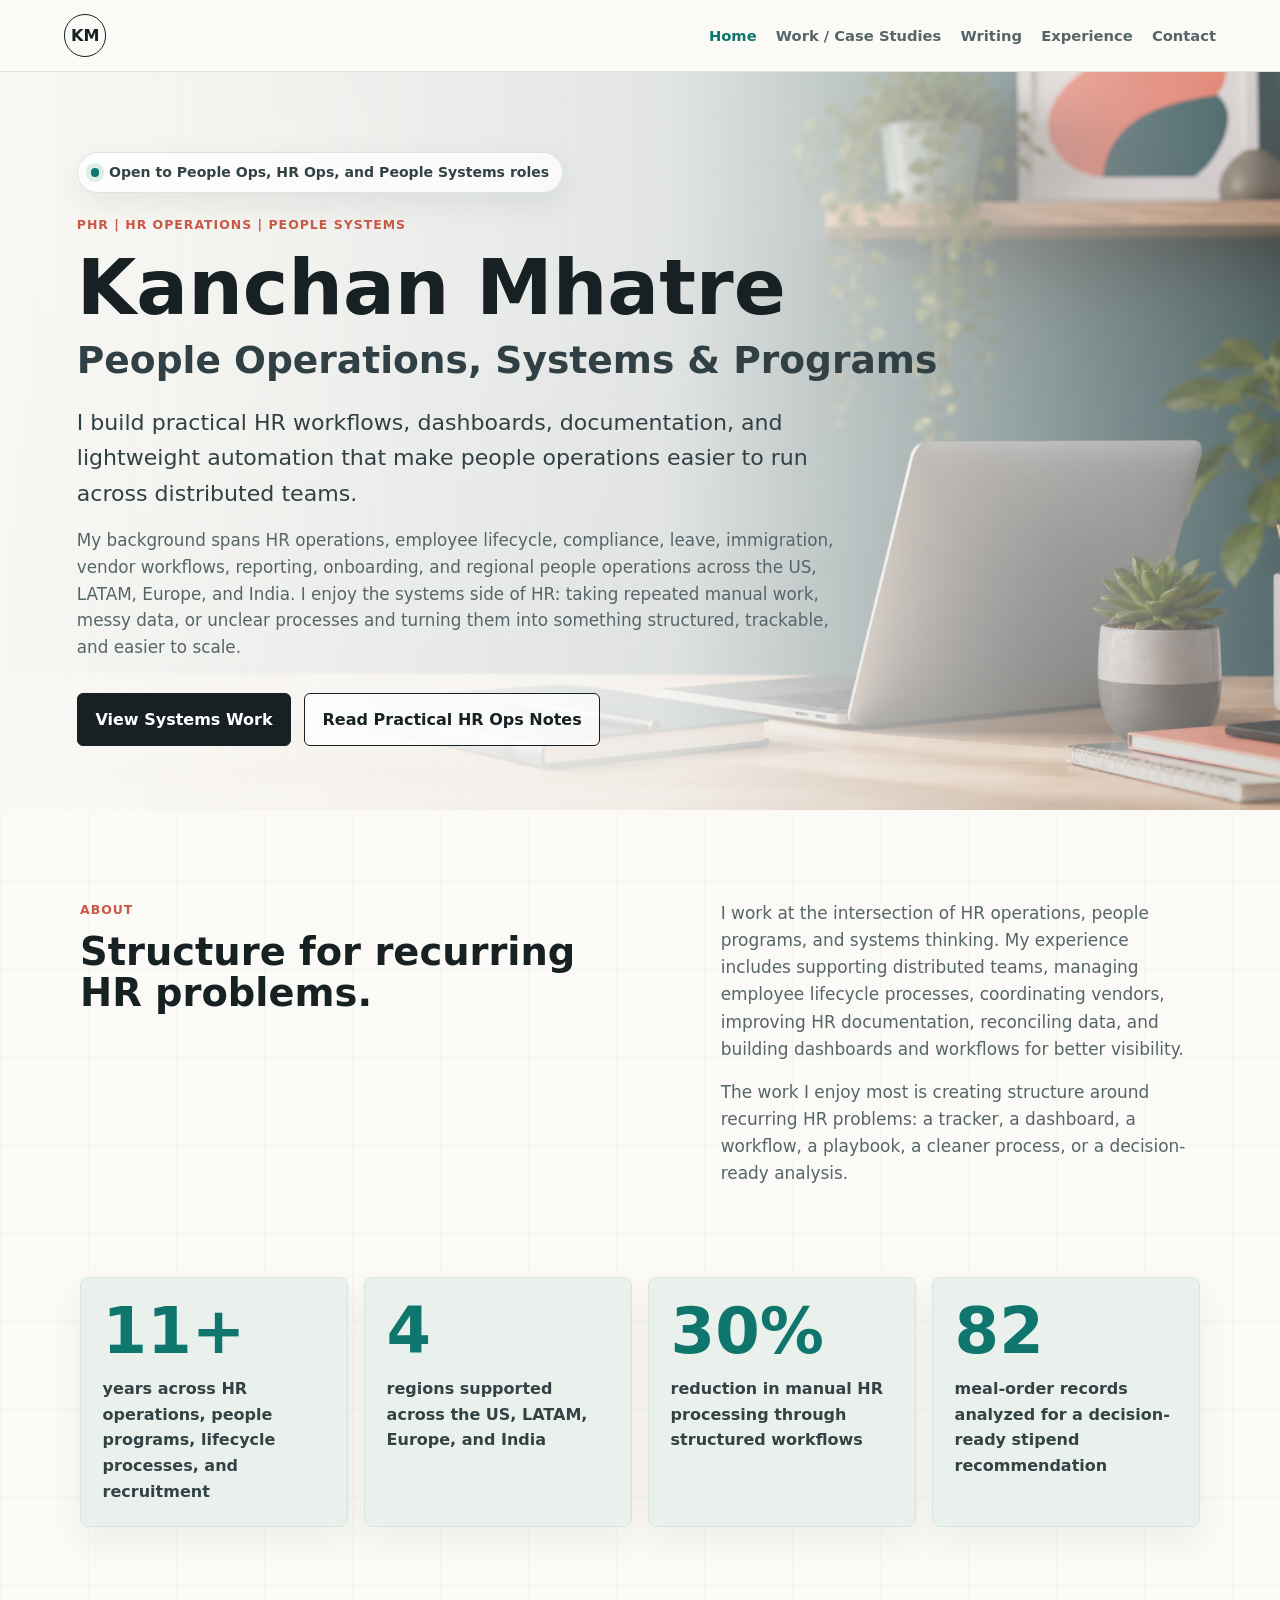
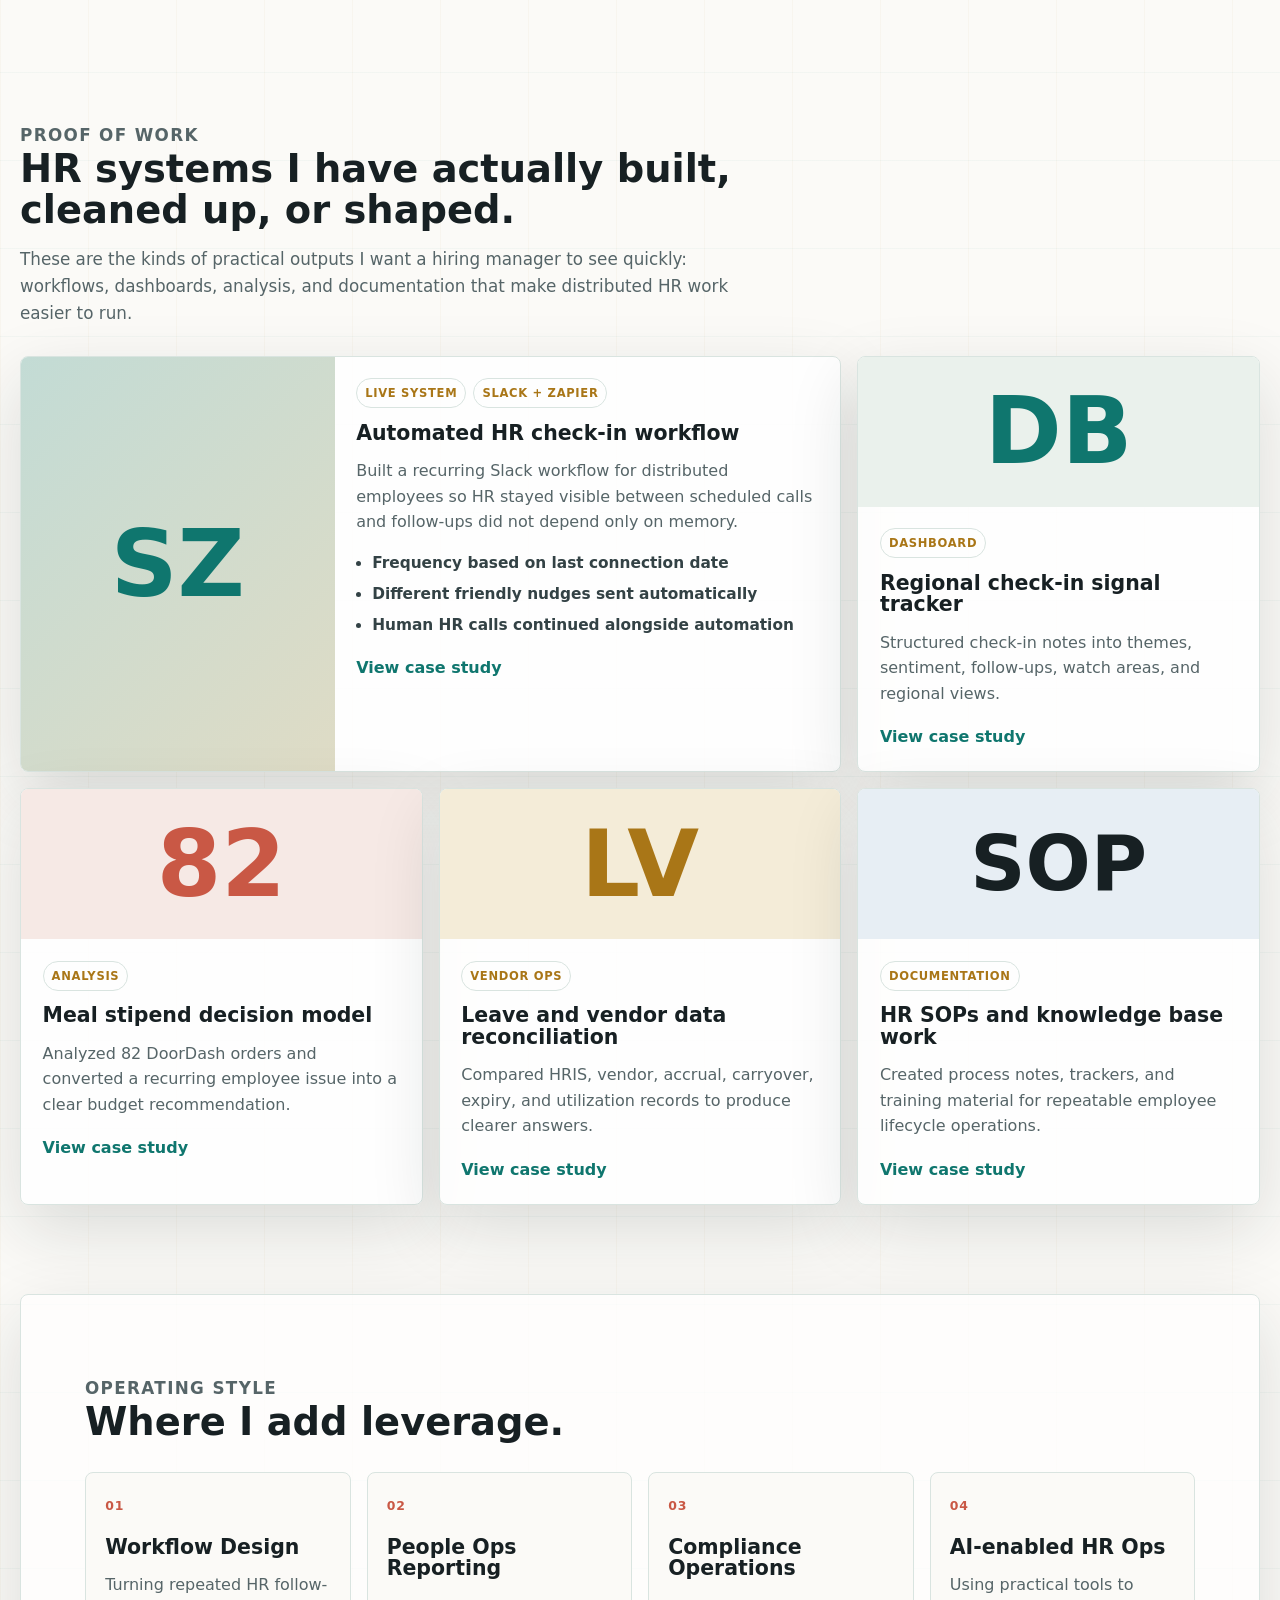
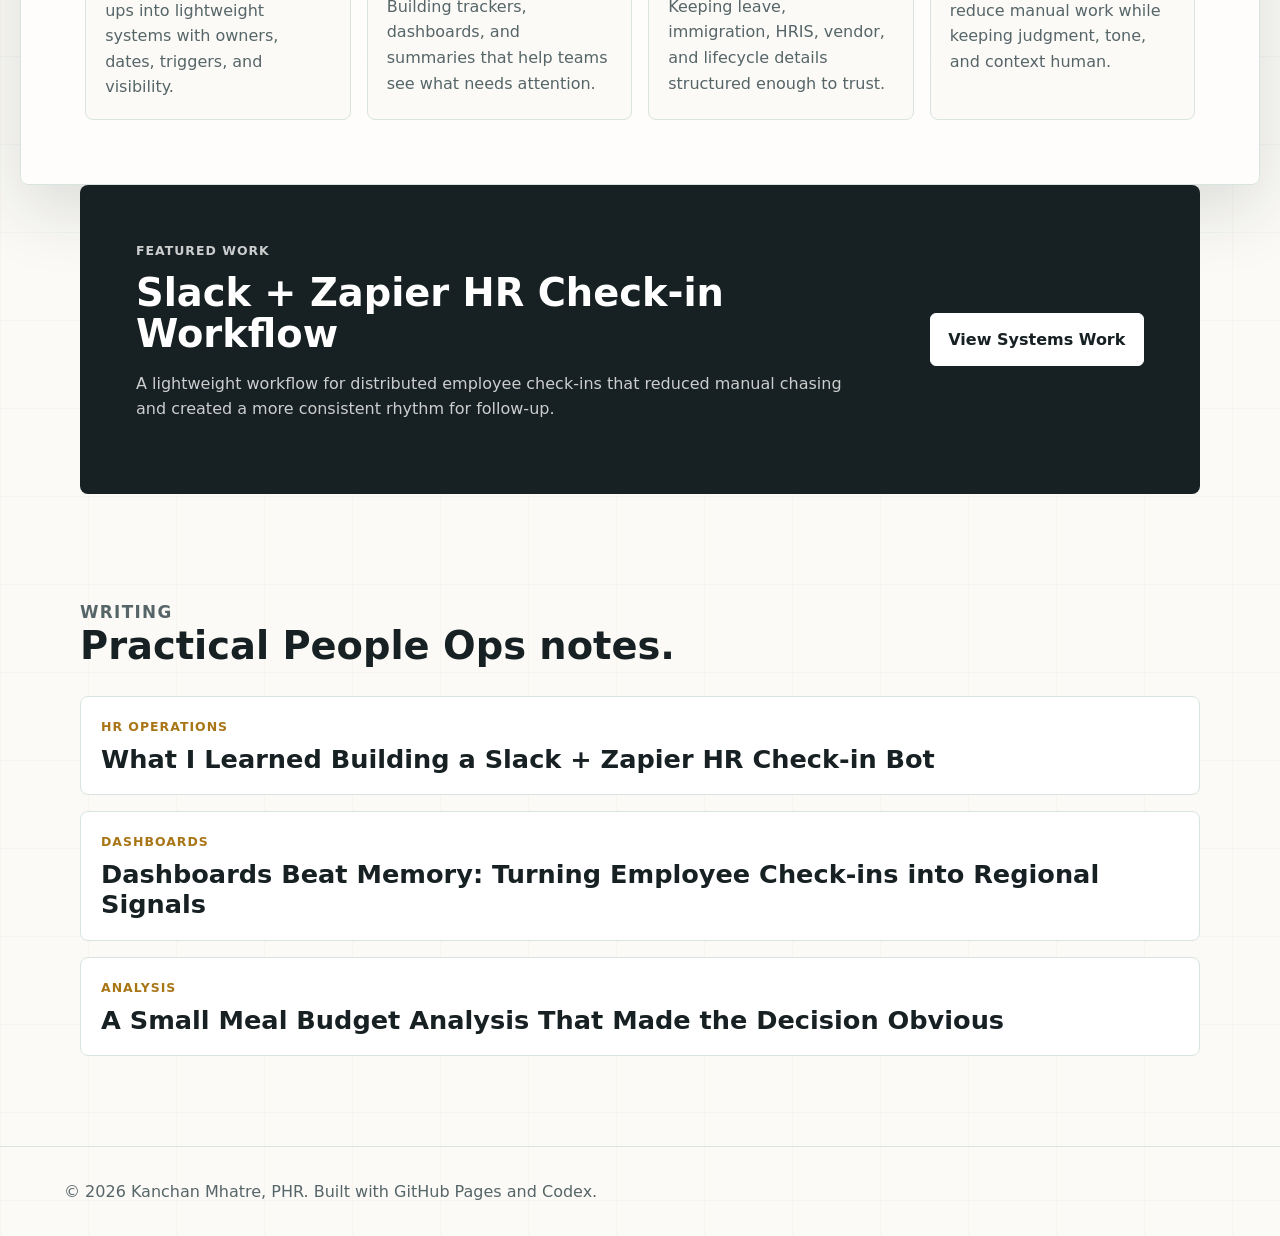
<file: index.html>
<!doctype html>
<html lang="en">
  <head>
    <meta charset="utf-8">
    <meta name="viewport" content="width=device-width, initial-scale=1">
    <meta name="description" content="Kanchan Mhatre, PHR: People Operations, HR Operations, HR Systems, People Programs, HR automation, and AI-enabled HR workflow design.">
    <title>Kanchan Mhatre, PHR | People Operations, Systems &amp; Programs</title>
    <link rel="preload" href="assets/hero-workspace.png" as="image">
    <link rel="stylesheet" href="styles.css?v=20260704-proof">
  </head>
  <body>
    <div class="progress-bar" aria-hidden="true"></div>
    <header class="site-header">
      <a class="brand" href="index.html" aria-label="Kanchan Mhatre home">KM</a>
      <nav aria-label="Primary navigation">
        <a aria-current="page" href="index.html">Home</a>
        <a href="case-studies.html">Work / Case Studies</a>
        <a href="writing.html">Writing</a>
        <a href="experience.html">Experience</a>
        <a href="contact.html">Contact</a>
      </nav>
    </header>

    <main>
      <section class="hero">
        <img src="assets/hero-workspace.png" alt="" class="hero-image">
        <div class="hero-content">
          <div class="availability"><span></span>Open to People Ops, HR Ops, and People Systems roles</div>
          <p class="eyebrow">PHR | HR Operations | People Systems</p>
          <h1>Kanchan Mhatre</h1>
          <p class="hero-title">People Operations, Systems &amp; Programs</p>
          <p class="lede">
            I build practical HR workflows, dashboards, documentation, and lightweight
            automation that make people operations easier to run across distributed teams.
          </p>
          <p class="hero-body">
            My background spans HR operations, employee lifecycle, compliance, leave,
            immigration, vendor workflows, reporting, onboarding, and regional people
            operations across the US, LATAM, Europe, and India. I enjoy the systems
            side of HR: taking repeated manual work, messy data, or unclear processes
            and turning them into something structured, trackable, and easier to scale.
          </p>
          <div class="hero-actions">
            <a class="button primary" href="case-studies.html">View Systems Work</a>
            <a class="button secondary" href="writing.html">Read Practical HR Ops Notes</a>
          </div>
        </div>
      </section>

      <section class="section split reveal">
        <div>
          <p class="eyebrow">About</p>
          <h2>Structure for recurring HR problems.</h2>
        </div>
        <div class="copy-stack">
          <p>
            I work at the intersection of HR operations, people programs, and systems
            thinking. My experience includes supporting distributed teams, managing
            employee lifecycle processes, coordinating vendors, improving HR
            documentation, reconciling data, and building dashboards and workflows for
            better visibility.
          </p>
          <p>
            The work I enjoy most is creating structure around recurring HR problems:
            a tracker, a dashboard, a workflow, a playbook, a cleaner process, or a
            decision-ready analysis.
          </p>
        </div>
      </section>

      <section class="section stats reveal-group" aria-label="Career highlights">
        <div class="stat reveal">
          <strong>11+</strong>
          <span>years across HR operations, people programs, lifecycle processes, and recruitment</span>
        </div>
        <div class="stat reveal">
          <strong>4</strong>
          <span>regions supported across the US, LATAM, Europe, and India</span>
        </div>
        <div class="stat reveal">
          <strong>30%</strong>
          <span>reduction in manual HR processing through structured workflows</span>
        </div>
        <div class="stat reveal">
          <strong>82</strong>
          <span>meal-order records analyzed for a decision-ready stipend recommendation</span>
        </div>
      </section>

      <section class="section proof-section reveal">
        <div class="section-heading">
          <p class="eyebrow">Proof of Work</p>
          <h2>HR systems I have actually built, cleaned up, or shaped.</h2>
          <p>These are the kinds of practical outputs I want a hiring manager to see quickly: workflows, dashboards, analysis, and documentation that make distributed HR work easier to run.</p>
        </div>
        <div class="proof-grid reveal-group">
          <article class="proof-card featured reveal">
            <div class="proof-visual">SZ</div>
            <div class="proof-body">
              <div class="proof-meta"><span>Live system</span><span>Slack + Zapier</span></div>
              <h3>Automated HR check-in workflow</h3>
              <p>Built a recurring Slack workflow for distributed employees so HR stayed visible between scheduled calls and follow-ups did not depend only on memory.</p>
              <ul class="proof-list">
                <li>Frequency based on last connection date</li>
                <li>Different friendly nudges sent automatically</li>
                <li>Human HR calls continued alongside automation</li>
              </ul>
              <a href="case-studies.html#slack-zapier-workflow">View case study</a>
            </div>
          </article>
          <article class="proof-card reveal">
            <div class="proof-visual teal">DB</div>
            <div class="proof-body">
              <div class="proof-meta"><span>Dashboard</span></div>
              <h3>Regional check-in signal tracker</h3>
              <p>Structured check-in notes into themes, sentiment, follow-ups, watch areas, and regional views.</p>
              <a href="case-studies.html#regional-checkin-dashboard">View case study</a>
            </div>
          </article>
          <article class="proof-card reveal">
            <div class="proof-visual coral">82</div>
            <div class="proof-body">
              <div class="proof-meta"><span>Analysis</span></div>
              <h3>Meal stipend decision model</h3>
              <p>Analyzed 82 DoorDash orders and converted a recurring employee issue into a clear budget recommendation.</p>
              <a href="case-studies.html#meal-stipend-analysis">View case study</a>
            </div>
          </article>
          <article class="proof-card reveal">
            <div class="proof-visual gold">LV</div>
            <div class="proof-body">
              <div class="proof-meta"><span>Vendor Ops</span></div>
              <h3>Leave and vendor data reconciliation</h3>
              <p>Compared HRIS, vendor, accrual, carryover, expiry, and utilization records to produce clearer answers.</p>
              <a href="case-studies.html#leave-vendor-reconciliation">View case study</a>
            </div>
          </article>
          <article class="proof-card reveal">
            <div class="proof-visual ink">SOP</div>
            <div class="proof-body">
              <div class="proof-meta"><span>Documentation</span></div>
              <h3>HR SOPs and knowledge base work</h3>
              <p>Created process notes, trackers, and training material for repeatable employee lifecycle operations.</p>
              <a href="case-studies.html#sops-knowledge-base">View case study</a>
            </div>
          </article>
        </div>
      </section>

      <section class="section capability-band reveal">
        <div class="section-heading">
          <p class="eyebrow">Operating Style</p>
          <h2>Where I add leverage.</h2>
        </div>
        <div class="capability-grid">
          <article>
            <span>01</span>
            <h3>Workflow Design</h3>
            <p>Turning repeated HR follow-ups into lightweight systems with owners, dates, triggers, and visibility.</p>
          </article>
          <article>
            <span>02</span>
            <h3>People Ops Reporting</h3>
            <p>Building trackers, dashboards, and summaries that help teams see what needs attention.</p>
          </article>
          <article>
            <span>03</span>
            <h3>Compliance Operations</h3>
            <p>Keeping leave, immigration, HRIS, vendor, and lifecycle details structured enough to trust.</p>
          </article>
          <article>
            <span>04</span>
            <h3>AI-enabled HR Ops</h3>
            <p>Using practical tools to reduce manual work while keeping judgment, tone, and context human.</p>
          </article>
        </div>
      </section>

      <section class="section feature-band reveal">
        <div>
          <p class="eyebrow">Featured Work</p>
          <h2>Slack + Zapier HR Check-in Workflow</h2>
          <p>
            A lightweight workflow for distributed employee check-ins that reduced
            manual chasing and created a more consistent rhythm for follow-up.
          </p>
        </div>
        <a class="button primary" href="case-studies.html#slack-zapier-workflow">View Systems Work</a>
      </section>

      <section class="section reveal">
        <div class="section-heading">
          <p class="eyebrow">Writing</p>
          <h2>Practical People Ops notes.</h2>
        </div>
        <div class="article-list">
          <a class="article-link" href="writing.html#slack-zapier-bot">
            <span>HR Operations</span>
            <strong>What I Learned Building a Slack + Zapier HR Check-in Bot</strong>
          </a>
          <a class="article-link" href="writing.html#regional-signals">
            <span>Dashboards</span>
            <strong>Dashboards Beat Memory: Turning Employee Check-ins into Regional Signals</strong>
          </a>
          <a class="article-link" href="writing.html#meal-budget-analysis">
            <span>Analysis</span>
            <strong>A Small Meal Budget Analysis That Made the Decision Obvious</strong>
          </a>
        </div>
      </section>
    </main>

    <footer>
      <p>© <span id="year"></span> Kanchan Mhatre, PHR. Built with GitHub Pages and Codex.</p>
    </footer>

    <script src="script.js"></script>
  </body>
</html>
</file>
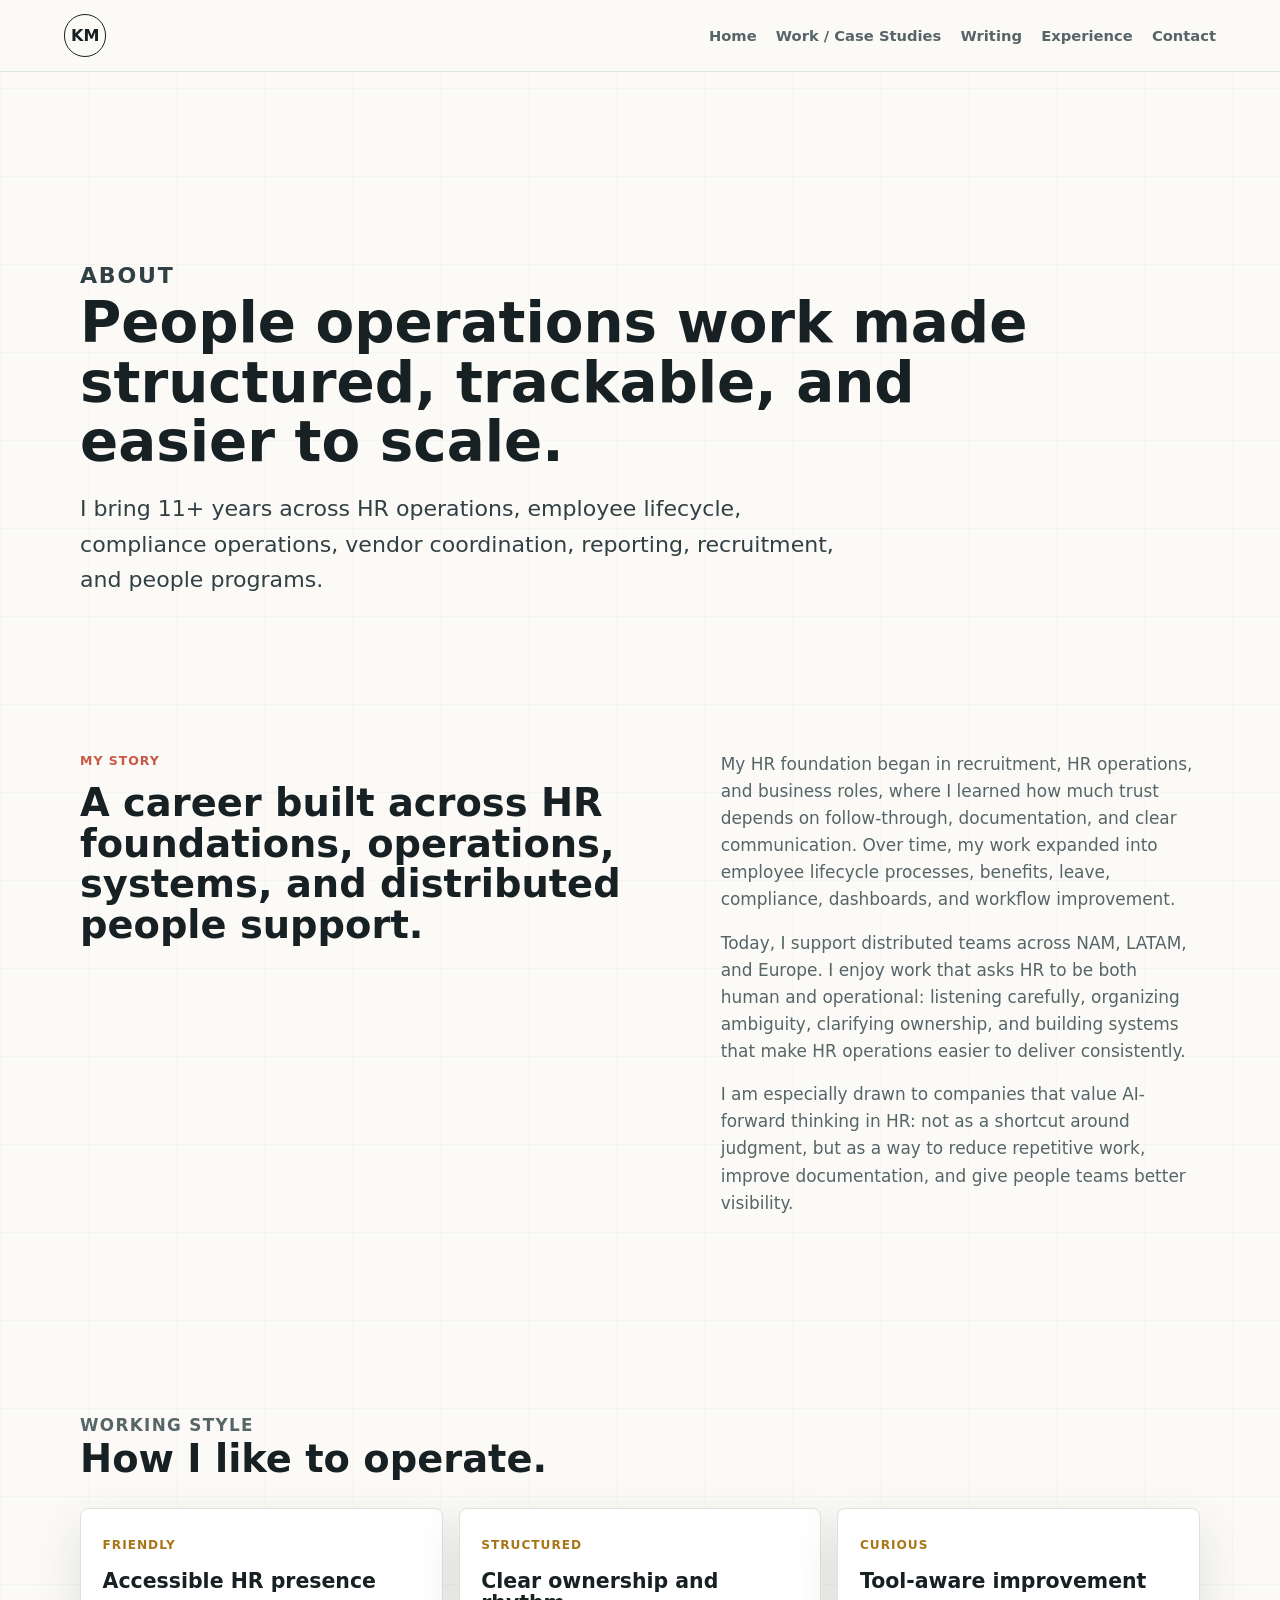
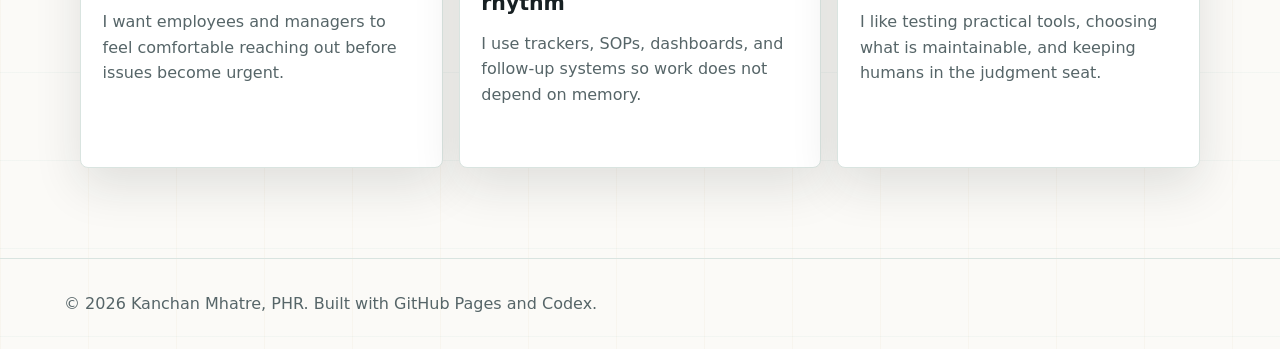
<file: about.html>
<!doctype html>
<html lang="en">
  <head>
    <meta charset="utf-8">
    <meta name="viewport" content="width=device-width, initial-scale=1">
    <meta name="description" content="About Kanchan Mhatre, PHR: People Operations, HR Operations, HR Systems, workflow design, documentation, and scalable HR processes.">
    <title>About | Kanchan Mhatre, PHR</title>
    <link rel="stylesheet" href="styles.css?v=20260704-proof">
  </head>
  <body>
    <header class="site-header">
      <a class="brand" href="index.html" aria-label="Kanchan Mhatre home">KM</a>
      <nav aria-label="Primary navigation">
        <a href="index.html">Home</a>
        <a href="case-studies.html">Work / Case Studies</a>
        <a href="writing.html">Writing</a>
        <a href="experience.html">Experience</a>
        <a href="contact.html">Contact</a>
      </nav>
    </header>

    <main class="page">
      <section class="page-hero">
        <p class="eyebrow">About</p>
        <h1>People operations work made structured, trackable, and easier to scale.</h1>
        <p>
          I bring 11+ years across HR operations, employee lifecycle, compliance
          operations, vendor coordination, reporting, recruitment, and people programs.
        </p>
      </section>

      <section class="section split">
        <div>
          <p class="eyebrow">My Story</p>
          <h2>A career built across HR foundations, operations, systems, and distributed people support.</h2>
        </div>
        <div class="copy-stack">
          <p>
            My HR foundation began in recruitment, HR operations, and business
            roles, where I learned how much trust depends on follow-through,
            documentation, and clear communication. Over time, my work expanded into
            employee lifecycle processes, benefits, leave, compliance,
            dashboards, and workflow improvement.
          </p>
          <p>
            Today, I support distributed teams across NAM, LATAM, and Europe. I enjoy
            work that asks HR to be both human and operational: listening carefully,
            organizing ambiguity, clarifying ownership, and building systems that make
            HR operations easier to deliver consistently.
          </p>
          <p>
            I am especially drawn to companies that value AI-forward thinking in HR:
            not as a shortcut around judgment, but as a way to reduce repetitive work,
            improve documentation, and give people teams better visibility.
          </p>
        </div>
      </section>

      <section class="section">
        <div class="section-heading">
          <p class="eyebrow">Working Style</p>
          <h2>How I like to operate.</h2>
        </div>
        <div class="card-grid three">
          <article class="card">
            <span class="card-tag">Friendly</span>
            <h3>Accessible HR presence</h3>
            <p>I want employees and managers to feel comfortable reaching out before issues become urgent.</p>
          </article>
          <article class="card">
            <span class="card-tag">Structured</span>
            <h3>Clear ownership and rhythm</h3>
            <p>I use trackers, SOPs, dashboards, and follow-up systems so work does not depend on memory.</p>
          </article>
          <article class="card">
            <span class="card-tag">Curious</span>
            <h3>Tool-aware improvement</h3>
            <p>I like testing practical tools, choosing what is maintainable, and keeping humans in the judgment seat.</p>
          </article>
        </div>
      </section>
    </main>

    <footer>
      <p>© <span id="year"></span> Kanchan Mhatre, PHR. Built with GitHub Pages and Codex.</p>
    </footer>
    <script src="script.js"></script>
  </body>
</html>
</file>
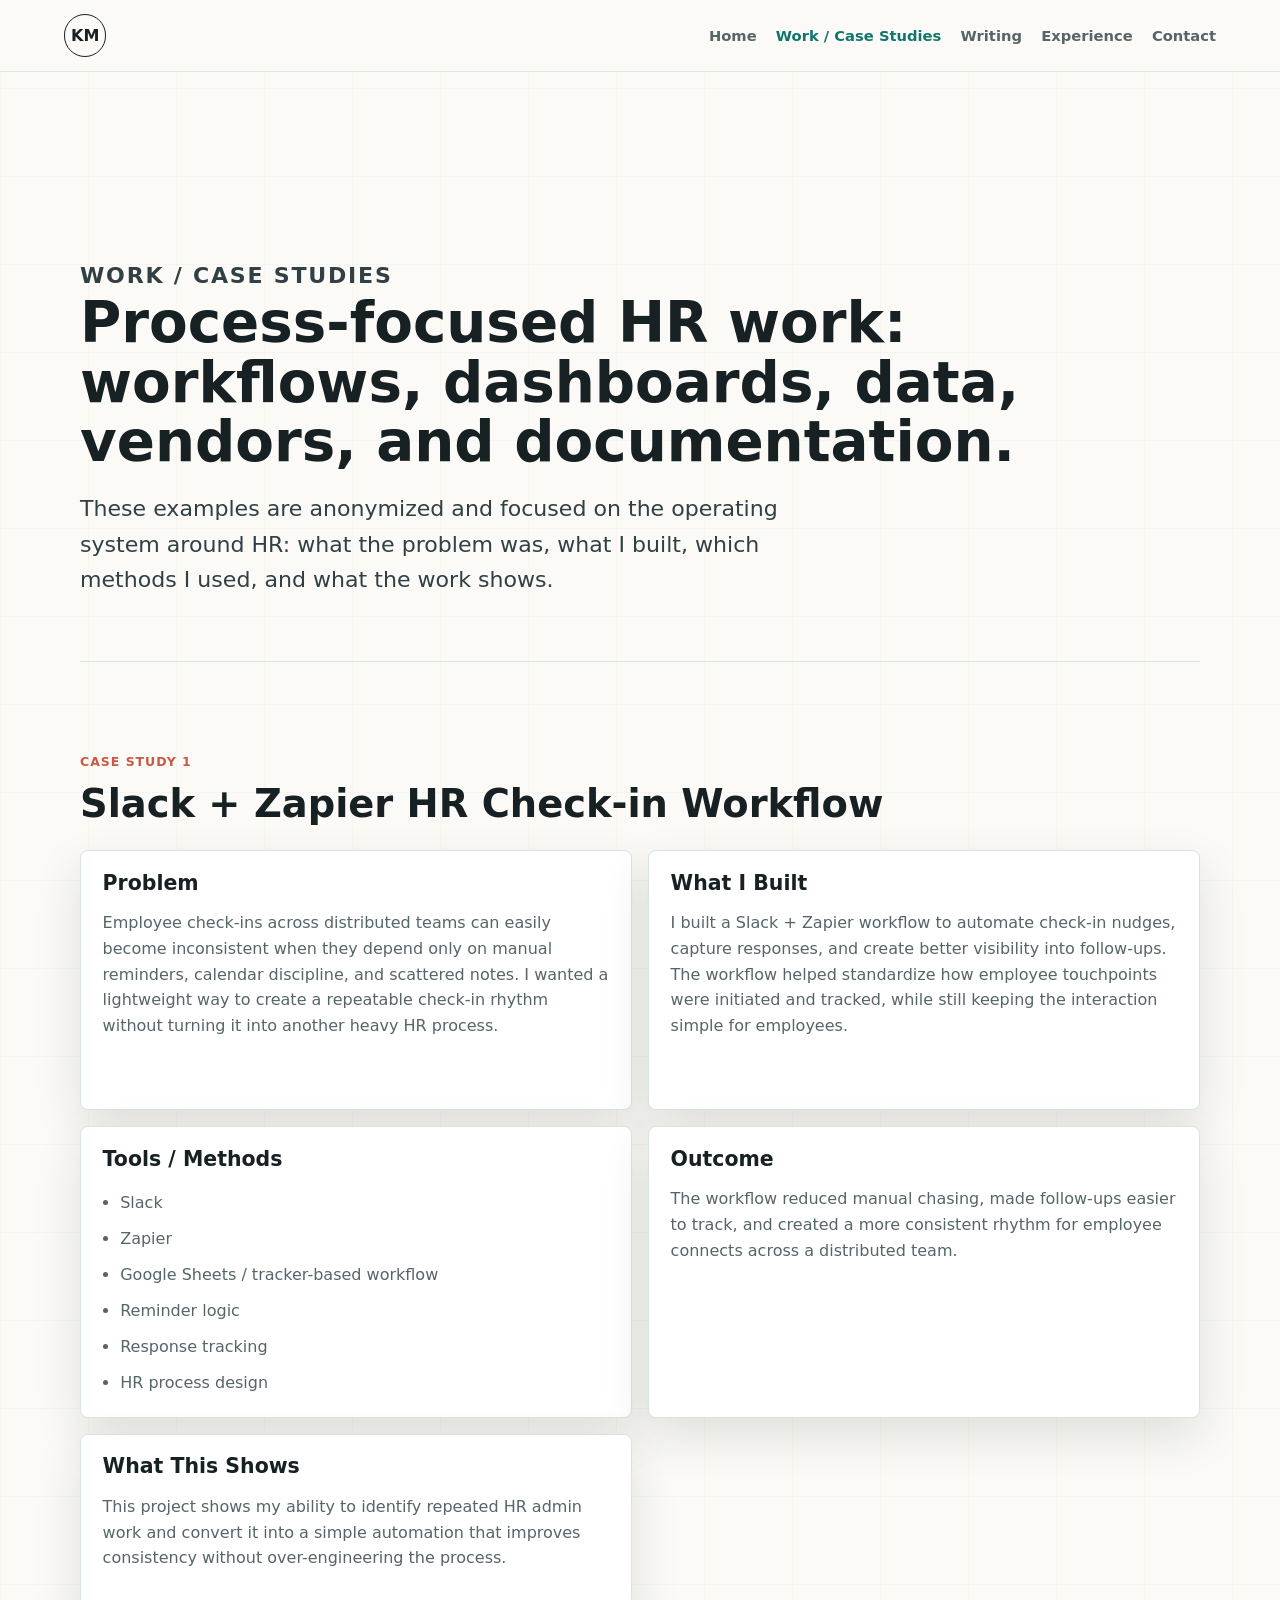
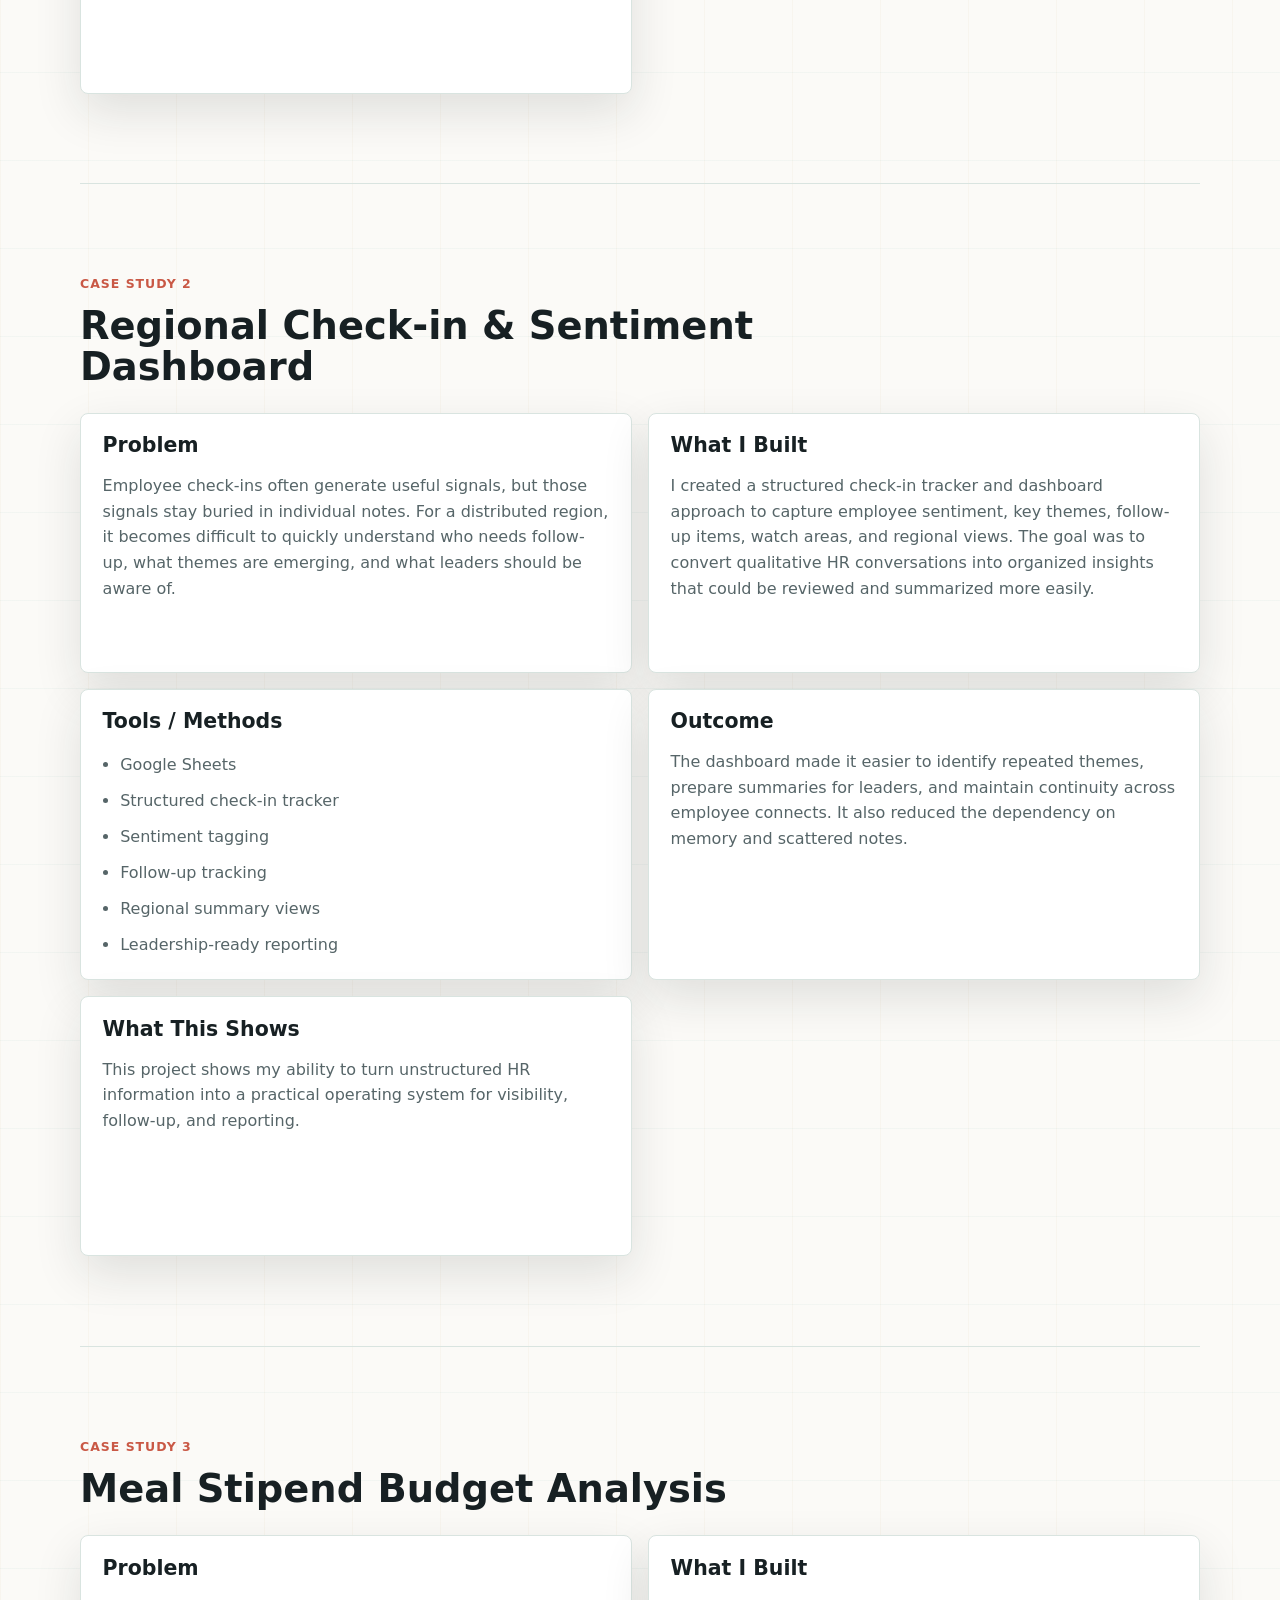
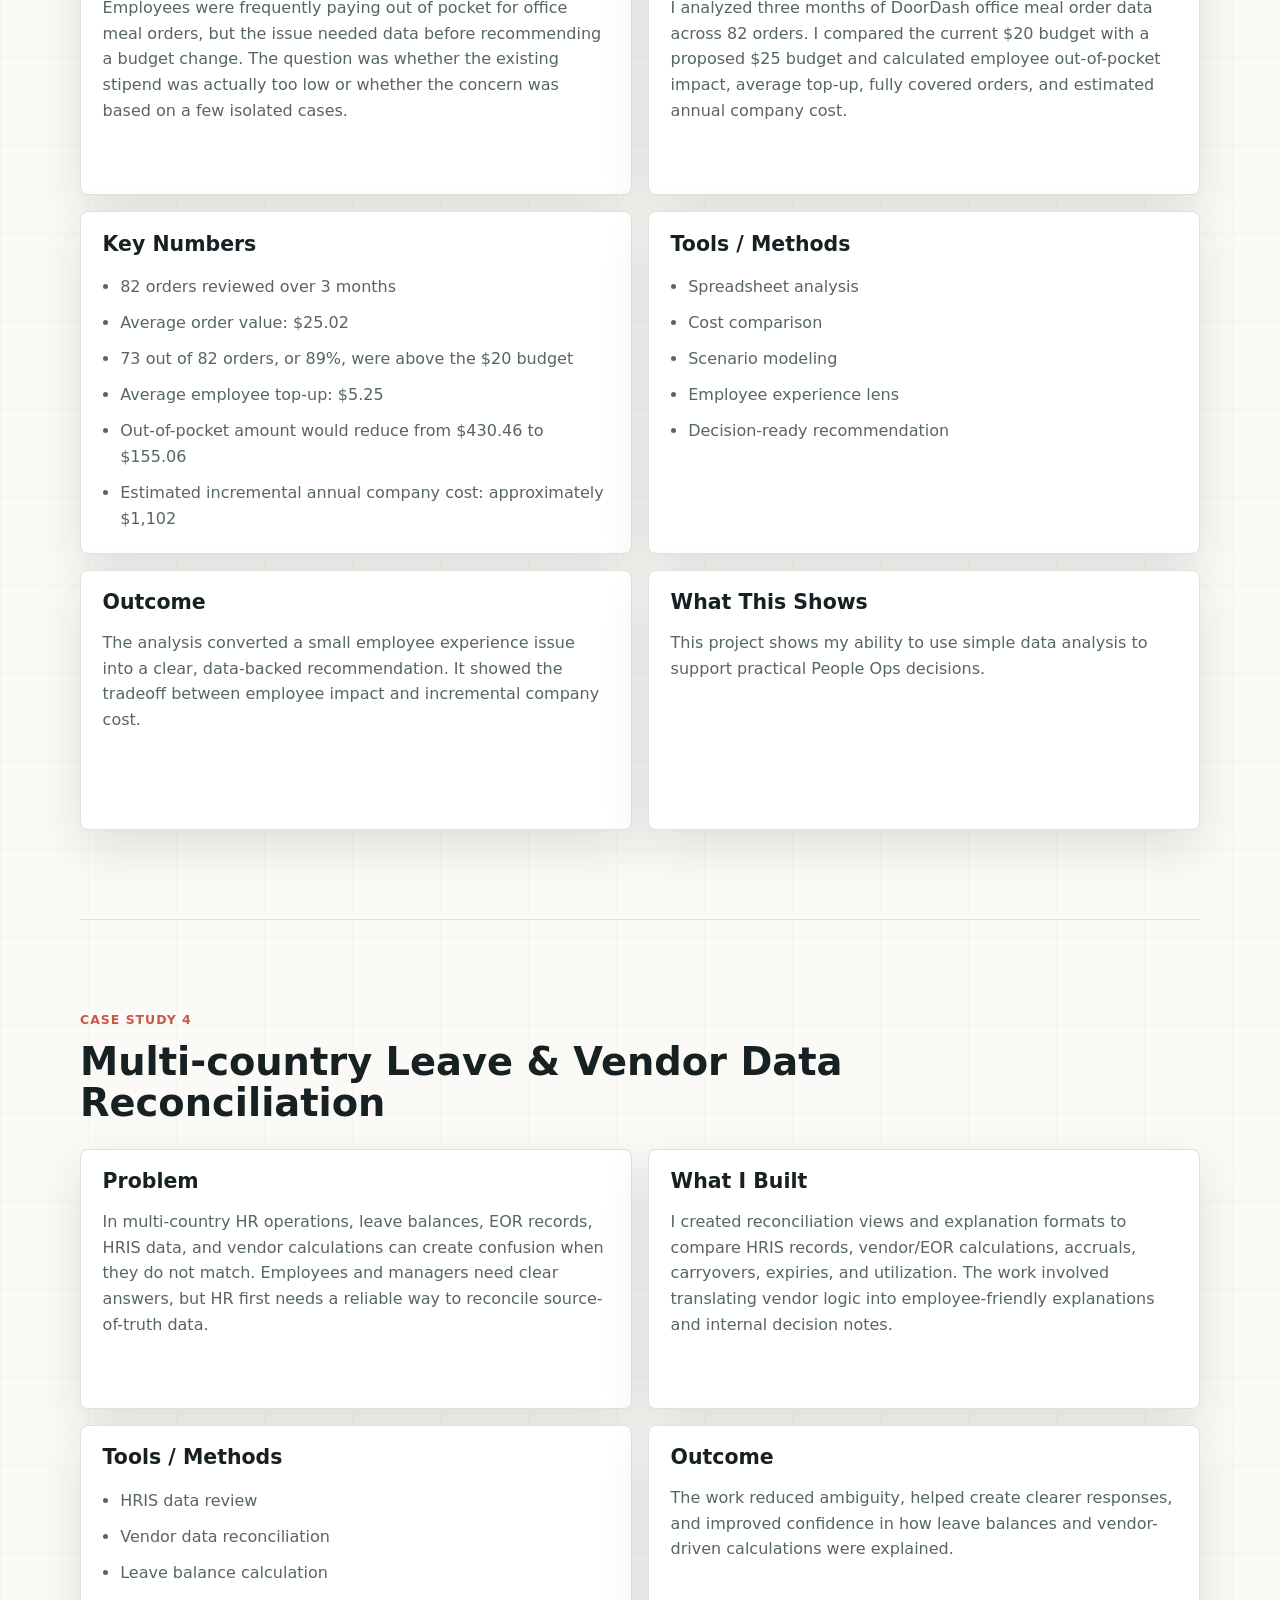
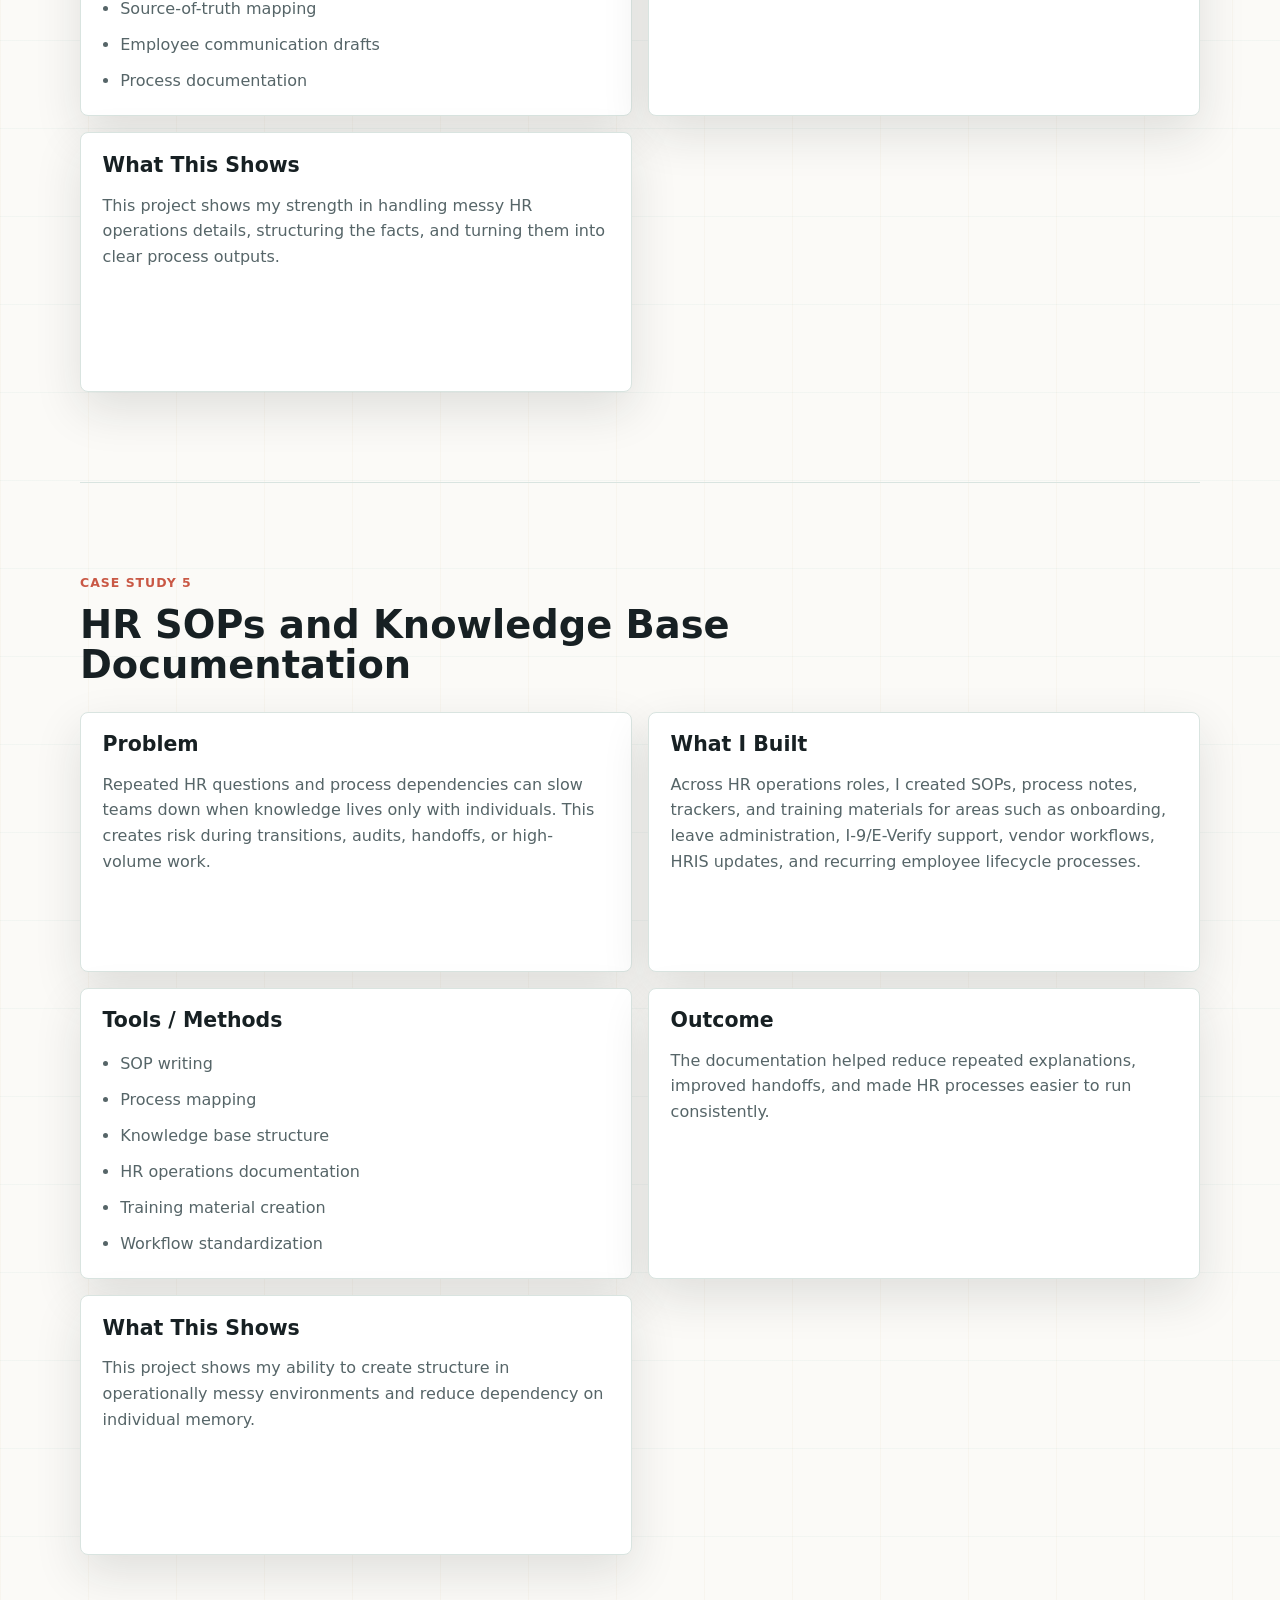
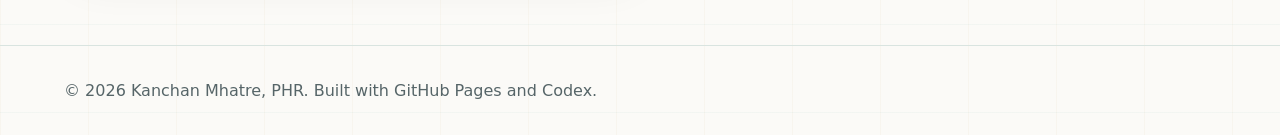
<file: case-studies.html>
<!doctype html>
<html lang="en">
  <head>
    <meta charset="utf-8">
    <meta name="viewport" content="width=device-width, initial-scale=1">
    <meta name="description" content="People Operations and HR Operations case studies by Kanchan Mhatre, PHR, covering HR workflow automation, dashboards, analysis, vendor data reconciliation, and SOPs.">
    <title>Work / Case Studies | Kanchan Mhatre, PHR</title>
    <link rel="stylesheet" href="styles.css?v=20260704-proof">
  </head>
  <body>
    <header class="site-header">
      <a class="brand" href="index.html" aria-label="Kanchan Mhatre home">KM</a>
      <nav aria-label="Primary navigation">
        <a href="index.html">Home</a>
        <a aria-current="page" href="case-studies.html">Work / Case Studies</a>
        <a href="writing.html">Writing</a>
        <a href="experience.html">Experience</a>
        <a href="contact.html">Contact</a>
      </nav>
    </header>

    <main class="page">
      <section class="page-hero">
        <p class="eyebrow">Work / Case Studies</p>
        <h1>Process-focused HR work: workflows, dashboards, data, vendors, and documentation.</h1>
        <p>
          These examples are anonymized and focused on the operating system around HR:
          what the problem was, what I built, which methods I used, and what the work shows.
        </p>
      </section>

      <section class="section case-study" id="slack-zapier-workflow">
        <p class="eyebrow">Case Study 1</p>
        <h2>Slack + Zapier HR Check-in Workflow</h2>
        <div class="case-grid">
          <article>
            <h3>Problem</h3>
            <p>Employee check-ins across distributed teams can easily become inconsistent when they depend only on manual reminders, calendar discipline, and scattered notes. I wanted a lightweight way to create a repeatable check-in rhythm without turning it into another heavy HR process.</p>
          </article>
          <article>
            <h3>What I Built</h3>
            <p>I built a Slack + Zapier workflow to automate check-in nudges, capture responses, and create better visibility into follow-ups. The workflow helped standardize how employee touchpoints were initiated and tracked, while still keeping the interaction simple for employees.</p>
          </article>
          <article>
            <h3>Tools / Methods</h3>
            <ul class="clean-list compact">
              <li>Slack</li>
              <li>Zapier</li>
              <li>Google Sheets / tracker-based workflow</li>
              <li>Reminder logic</li>
              <li>Response tracking</li>
              <li>HR process design</li>
            </ul>
          </article>
          <article>
            <h3>Outcome</h3>
            <p>The workflow reduced manual chasing, made follow-ups easier to track, and created a more consistent rhythm for employee connects across a distributed team.</p>
          </article>
          <article>
            <h3>What This Shows</h3>
            <p>This project shows my ability to identify repeated HR admin work and convert it into a simple automation that improves consistency without over-engineering the process.</p>
          </article>
        </div>
      </section>

      <section class="section case-study" id="regional-checkin-dashboard">
        <p class="eyebrow">Case Study 2</p>
        <h2>Regional Check-in &amp; Sentiment Dashboard</h2>
        <div class="case-grid">
          <article>
            <h3>Problem</h3>
            <p>Employee check-ins often generate useful signals, but those signals stay buried in individual notes. For a distributed region, it becomes difficult to quickly understand who needs follow-up, what themes are emerging, and what leaders should be aware of.</p>
          </article>
          <article>
            <h3>What I Built</h3>
            <p>I created a structured check-in tracker and dashboard approach to capture employee sentiment, key themes, follow-up items, watch areas, and regional views. The goal was to convert qualitative HR conversations into organized insights that could be reviewed and summarized more easily.</p>
          </article>
          <article>
            <h3>Tools / Methods</h3>
            <ul class="clean-list compact">
              <li>Google Sheets</li>
              <li>Structured check-in tracker</li>
              <li>Sentiment tagging</li>
              <li>Follow-up tracking</li>
              <li>Regional summary views</li>
              <li>Leadership-ready reporting</li>
            </ul>
          </article>
          <article>
            <h3>Outcome</h3>
            <p>The dashboard made it easier to identify repeated themes, prepare summaries for leaders, and maintain continuity across employee connects. It also reduced the dependency on memory and scattered notes.</p>
          </article>
          <article>
            <h3>What This Shows</h3>
            <p>This project shows my ability to turn unstructured HR information into a practical operating system for visibility, follow-up, and reporting.</p>
          </article>
        </div>
      </section>

      <section class="section case-study" id="meal-stipend-analysis">
        <p class="eyebrow">Case Study 3</p>
        <h2>Meal Stipend Budget Analysis</h2>
        <div class="case-grid">
          <article>
            <h3>Problem</h3>
            <p>Employees were frequently paying out of pocket for office meal orders, but the issue needed data before recommending a budget change. The question was whether the existing stipend was actually too low or whether the concern was based on a few isolated cases.</p>
          </article>
          <article>
            <h3>What I Built</h3>
            <p>I analyzed three months of DoorDash office meal order data across 82 orders. I compared the current $20 budget with a proposed $25 budget and calculated employee out-of-pocket impact, average top-up, fully covered orders, and estimated annual company cost.</p>
          </article>
          <article>
            <h3>Key Numbers</h3>
            <ul class="clean-list compact">
              <li>82 orders reviewed over 3 months</li>
              <li>Average order value: $25.02</li>
              <li>73 out of 82 orders, or 89%, were above the $20 budget</li>
              <li>Average employee top-up: $5.25</li>
              <li>Out-of-pocket amount would reduce from $430.46 to $155.06</li>
              <li>Estimated incremental annual company cost: approximately $1,102</li>
            </ul>
          </article>
          <article>
            <h3>Tools / Methods</h3>
            <ul class="clean-list compact">
              <li>Spreadsheet analysis</li>
              <li>Cost comparison</li>
              <li>Scenario modeling</li>
              <li>Employee experience lens</li>
              <li>Decision-ready recommendation</li>
            </ul>
          </article>
          <article>
            <h3>Outcome</h3>
            <p>The analysis converted a small employee experience issue into a clear, data-backed recommendation. It showed the tradeoff between employee impact and incremental company cost.</p>
          </article>
          <article>
            <h3>What This Shows</h3>
            <p>This project shows my ability to use simple data analysis to support practical People Ops decisions.</p>
          </article>
        </div>
      </section>

      <section class="section case-study" id="leave-vendor-reconciliation">
        <p class="eyebrow">Case Study 4</p>
        <h2>Multi-country Leave &amp; Vendor Data Reconciliation</h2>
        <div class="case-grid">
          <article>
            <h3>Problem</h3>
            <p>In multi-country HR operations, leave balances, EOR records, HRIS data, and vendor calculations can create confusion when they do not match. Employees and managers need clear answers, but HR first needs a reliable way to reconcile source-of-truth data.</p>
          </article>
          <article>
            <h3>What I Built</h3>
            <p>I created reconciliation views and explanation formats to compare HRIS records, vendor/EOR calculations, accruals, carryovers, expiries, and utilization. The work involved translating vendor logic into employee-friendly explanations and internal decision notes.</p>
          </article>
          <article>
            <h3>Tools / Methods</h3>
            <ul class="clean-list compact">
              <li>HRIS data review</li>
              <li>Vendor data reconciliation</li>
              <li>Leave balance calculation</li>
              <li>Source-of-truth mapping</li>
              <li>Employee communication drafts</li>
              <li>Process documentation</li>
            </ul>
          </article>
          <article>
            <h3>Outcome</h3>
            <p>The work reduced ambiguity, helped create clearer responses, and improved confidence in how leave balances and vendor-driven calculations were explained.</p>
          </article>
          <article>
            <h3>What This Shows</h3>
            <p>This project shows my strength in handling messy HR operations details, structuring the facts, and turning them into clear process outputs.</p>
          </article>
        </div>
      </section>

      <section class="section case-study" id="sops-knowledge-base">
        <p class="eyebrow">Case Study 5</p>
        <h2>HR SOPs and Knowledge Base Documentation</h2>
        <div class="case-grid">
          <article>
            <h3>Problem</h3>
            <p>Repeated HR questions and process dependencies can slow teams down when knowledge lives only with individuals. This creates risk during transitions, audits, handoffs, or high-volume work.</p>
          </article>
          <article>
            <h3>What I Built</h3>
            <p>Across HR operations roles, I created SOPs, process notes, trackers, and training materials for areas such as onboarding, leave administration, I-9/E-Verify support, vendor workflows, HRIS updates, and recurring employee lifecycle processes.</p>
          </article>
          <article>
            <h3>Tools / Methods</h3>
            <ul class="clean-list compact">
              <li>SOP writing</li>
              <li>Process mapping</li>
              <li>Knowledge base structure</li>
              <li>HR operations documentation</li>
              <li>Training material creation</li>
              <li>Workflow standardization</li>
            </ul>
          </article>
          <article>
            <h3>Outcome</h3>
            <p>The documentation helped reduce repeated explanations, improved handoffs, and made HR processes easier to run consistently.</p>
          </article>
          <article>
            <h3>What This Shows</h3>
            <p>This project shows my ability to create structure in operationally messy environments and reduce dependency on individual memory.</p>
          </article>
        </div>
      </section>
    </main>

    <footer>
      <p>© <span id="year"></span> Kanchan Mhatre, PHR. Built with GitHub Pages and Codex.</p>
    </footer>
    <script src="script.js"></script>
  </body>
</html>
</file>
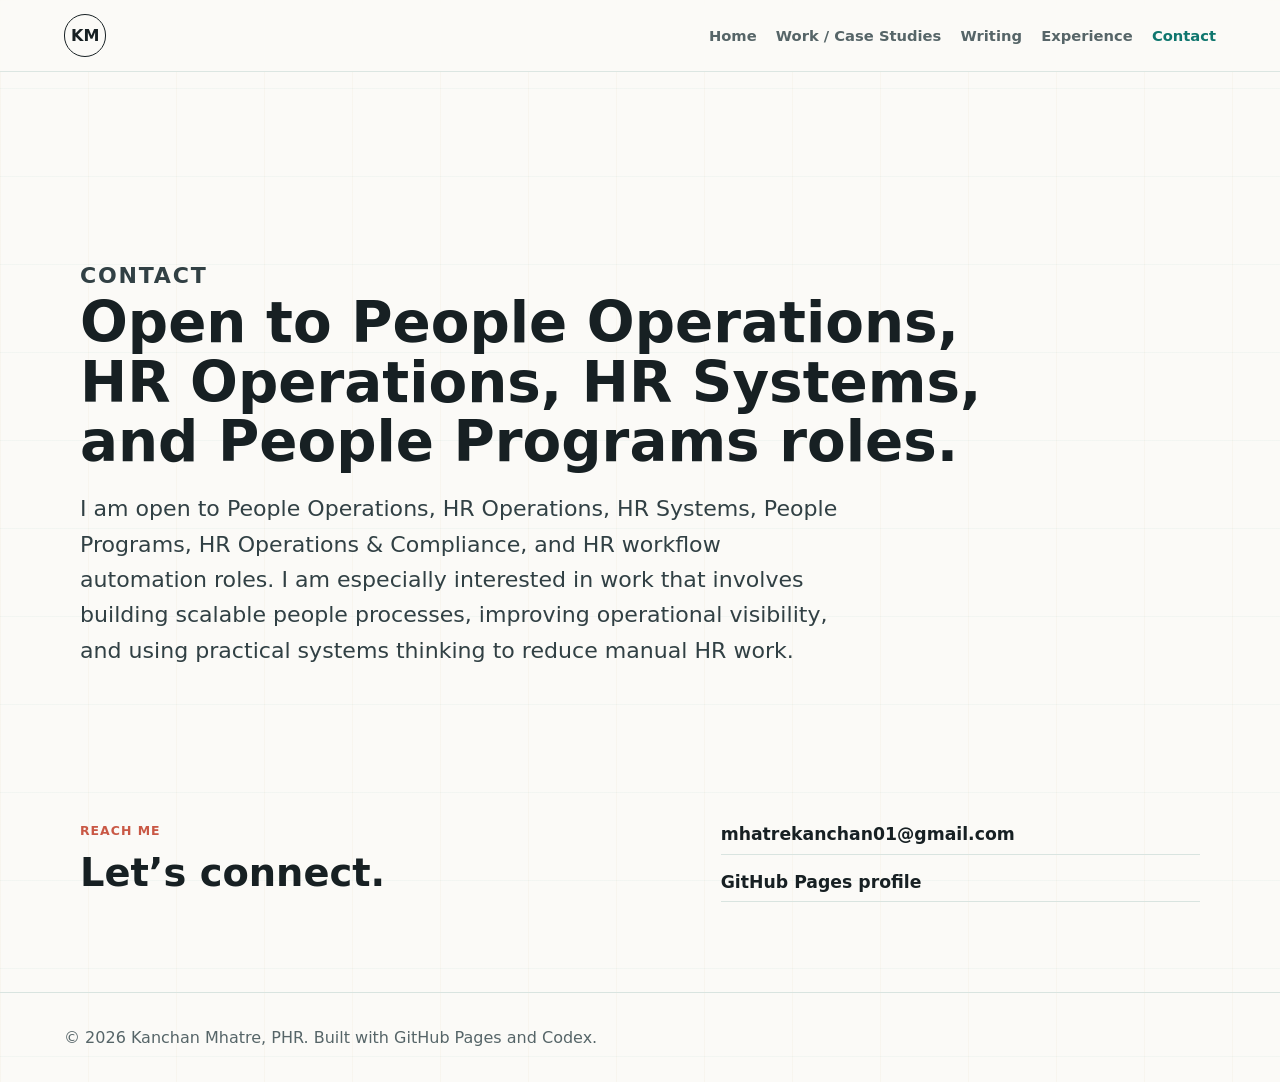
<file: contact.html>
<!doctype html>
<html lang="en">
  <head>
    <meta charset="utf-8">
    <meta name="viewport" content="width=device-width, initial-scale=1">
    <meta name="description" content="Contact Kanchan Mhatre for People Operations, HR Operations, HR Systems, People Programs, HR Operations & Compliance, and HR workflow automation roles.">
    <title>Contact | Kanchan Mhatre, PHR</title>
    <link rel="stylesheet" href="styles.css?v=20260704-proof">
  </head>
  <body>
    <header class="site-header">
      <a class="brand" href="index.html" aria-label="Kanchan Mhatre home">KM</a>
      <nav aria-label="Primary navigation">
        <a href="index.html">Home</a>
        <a href="case-studies.html">Work / Case Studies</a>
        <a href="writing.html">Writing</a>
        <a href="experience.html">Experience</a>
        <a aria-current="page" href="contact.html">Contact</a>
      </nav>
    </header>

    <main class="page">
      <section class="page-hero">
        <p class="eyebrow">Contact</p>
        <h1>Open to People Operations, HR Operations, HR Systems, and People Programs roles.</h1>
        <p>
          I am open to People Operations, HR Operations, HR Systems, People Programs,
          HR Operations &amp; Compliance, and HR workflow automation roles. I am especially
          interested in work that involves building scalable people processes,
          improving operational visibility, and using practical systems thinking to
          reduce manual HR work.
        </p>
      </section>

      <section class="section contact-panel">
        <div>
          <p class="eyebrow">Reach Me</p>
          <h2>Let’s connect.</h2>
        </div>
        <div class="contact-links">
          <a href="mailto:mhatrekanchan01@gmail.com">mhatrekanchan01@gmail.com</a>
          <a href="https://github.com/mhatrekanchan01">GitHub Pages profile</a>
        </div>
      </section>
    </main>

    <footer>
      <p>© <span id="year"></span> Kanchan Mhatre, PHR. Built with GitHub Pages and Codex.</p>
    </footer>
    <script src="script.js"></script>
  </body>
</html>
</file>
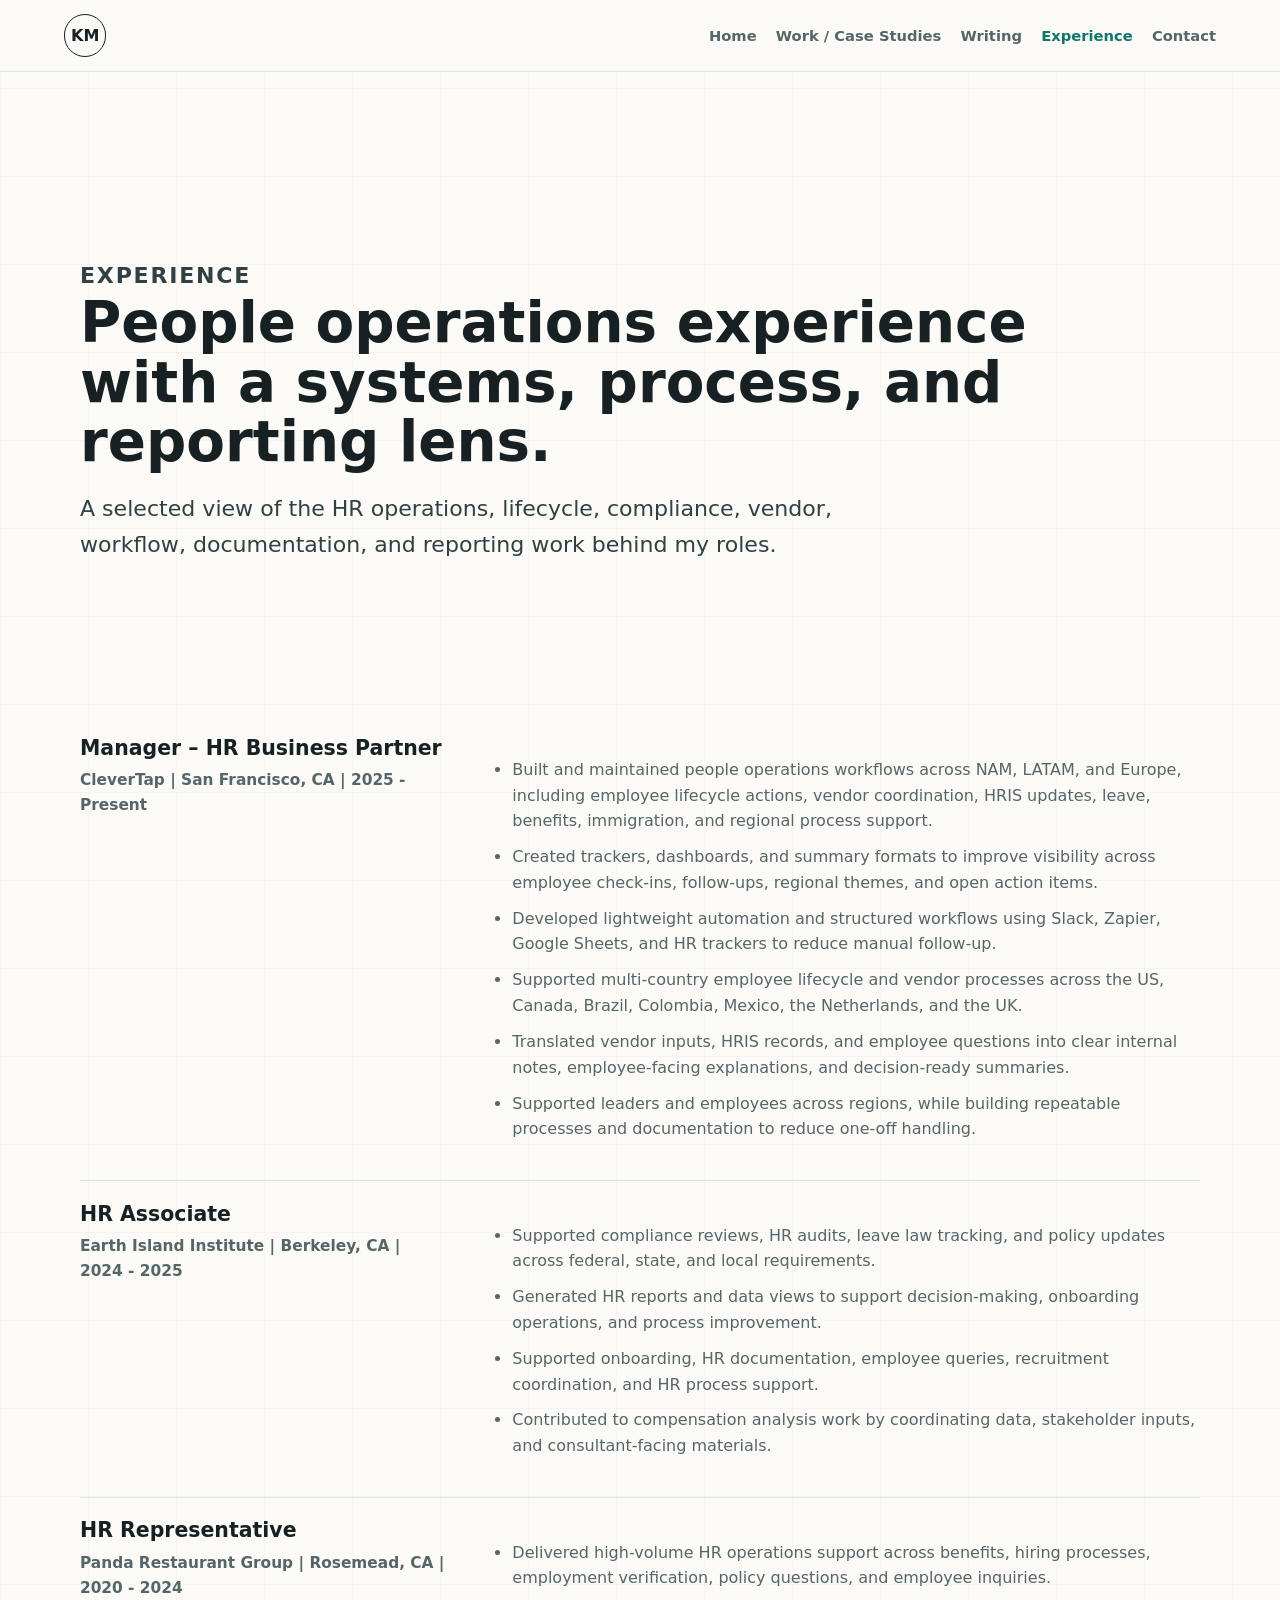
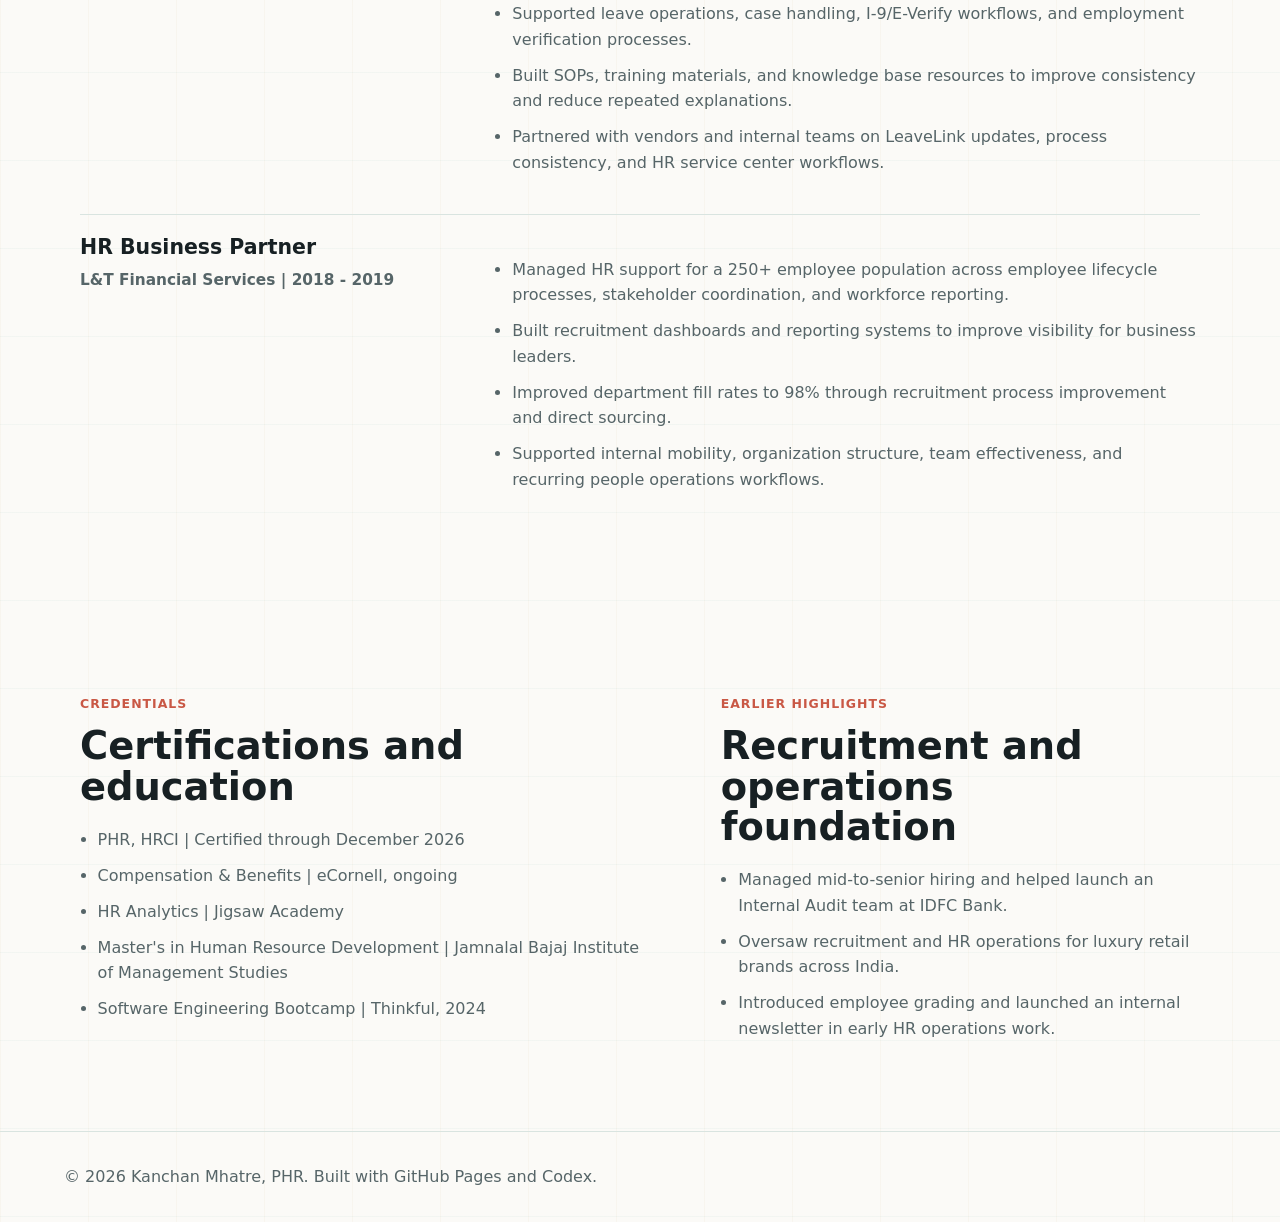
<file: experience.html>
<!doctype html>
<html lang="en">
  <head>
    <meta charset="utf-8">
    <meta name="viewport" content="width=device-width, initial-scale=1">
    <meta name="description" content="Experience highlights for Kanchan Mhatre, PHR, across People Operations, HR Operations, HR Systems, compliance operations, dashboards, documentation, and workflow automation.">
    <title>Experience | Kanchan Mhatre, PHR</title>
    <link rel="stylesheet" href="styles.css?v=20260704-proof">
  </head>
  <body>
    <header class="site-header">
      <a class="brand" href="index.html" aria-label="Kanchan Mhatre home">KM</a>
      <nav aria-label="Primary navigation">
        <a href="index.html">Home</a>
        <a href="case-studies.html">Work / Case Studies</a>
        <a href="writing.html">Writing</a>
        <a aria-current="page" href="experience.html">Experience</a>
        <a href="contact.html">Contact</a>
      </nav>
    </header>

    <main class="page">
      <section class="page-hero">
        <p class="eyebrow">Experience</p>
        <h1>People operations experience with a systems, process, and reporting lens.</h1>
        <p>
          A selected view of the HR operations, lifecycle, compliance, vendor, workflow,
          documentation, and reporting work behind my roles.
        </p>
      </section>

      <section class="section timeline">
        <article class="role">
          <div>
            <h3>Manager – HR Business Partner</h3>
            <p class="role-meta">CleverTap | San Francisco, CA | 2025 - Present</p>
          </div>
          <div class="copy-stack">
            <ul class="clean-list">
              <li>Built and maintained people operations workflows across NAM, LATAM, and Europe, including employee lifecycle actions, vendor coordination, HRIS updates, leave, benefits, immigration, and regional process support.</li>
              <li>Created trackers, dashboards, and summary formats to improve visibility across employee check-ins, follow-ups, regional themes, and open action items.</li>
              <li>Developed lightweight automation and structured workflows using Slack, Zapier, Google Sheets, and HR trackers to reduce manual follow-up.</li>
              <li>Supported multi-country employee lifecycle and vendor processes across the US, Canada, Brazil, Colombia, Mexico, the Netherlands, and the UK.</li>
              <li>Translated vendor inputs, HRIS records, and employee questions into clear internal notes, employee-facing explanations, and decision-ready summaries.</li>
              <li>Supported leaders and employees across regions, while building repeatable processes and documentation to reduce one-off handling.</li>
            </ul>
          </div>
        </article>

        <article class="role">
          <div>
            <h3>HR Associate</h3>
            <p class="role-meta">Earth Island Institute | Berkeley, CA | 2024 - 2025</p>
          </div>
          <div class="copy-stack">
            <ul class="clean-list">
              <li>Supported compliance reviews, HR audits, leave law tracking, and policy updates across federal, state, and local requirements.</li>
              <li>Generated HR reports and data views to support decision-making, onboarding operations, and process improvement.</li>
              <li>Supported onboarding, HR documentation, employee queries, recruitment coordination, and HR process support.</li>
              <li>Contributed to compensation analysis work by coordinating data, stakeholder inputs, and consultant-facing materials.</li>
            </ul>
          </div>
        </article>

        <article class="role">
          <div>
            <h3>HR Representative</h3>
            <p class="role-meta">Panda Restaurant Group | Rosemead, CA | 2020 - 2024</p>
          </div>
          <div class="copy-stack">
            <ul class="clean-list">
              <li>Delivered high-volume HR operations support across benefits, hiring processes, employment verification, policy questions, and employee inquiries.</li>
              <li>Supported leave operations, case handling, I-9/E-Verify workflows, and employment verification processes.</li>
              <li>Built SOPs, training materials, and knowledge base resources to improve consistency and reduce repeated explanations.</li>
              <li>Partnered with vendors and internal teams on LeaveLink updates, process consistency, and HR service center workflows.</li>
            </ul>
          </div>
        </article>

        <article class="role">
          <div>
            <h3>HR Business Partner</h3>
            <p class="role-meta">L&amp;T Financial Services | 2018 - 2019</p>
          </div>
          <div class="copy-stack">
            <ul class="clean-list">
              <li>Managed HR support for a 250+ employee population across employee lifecycle processes, stakeholder coordination, and workforce reporting.</li>
              <li>Built recruitment dashboards and reporting systems to improve visibility for business leaders.</li>
              <li>Improved department fill rates to 98% through recruitment process improvement and direct sourcing.</li>
              <li>Supported internal mobility, organization structure, team effectiveness, and recurring people operations workflows.</li>
            </ul>
          </div>
        </article>
      </section>

      <section class="section credentials">
        <div>
          <p class="eyebrow">Credentials</p>
          <h2>Certifications and education</h2>
          <ul class="clean-list">
            <li>PHR, HRCI | Certified through December 2026</li>
            <li>Compensation &amp; Benefits | eCornell, ongoing</li>
            <li>HR Analytics | Jigsaw Academy</li>
            <li>Master's in Human Resource Development | Jamnalal Bajaj Institute of Management Studies</li>
            <li>Software Engineering Bootcamp | Thinkful, 2024</li>
          </ul>
        </div>
        <div>
          <p class="eyebrow">Earlier Highlights</p>
          <h2>Recruitment and operations foundation</h2>
          <ul class="clean-list">
            <li>Managed mid-to-senior hiring and helped launch an Internal Audit team at IDFC Bank.</li>
            <li>Oversaw recruitment and HR operations for luxury retail brands across India.</li>
            <li>Introduced employee grading and launched an internal newsletter in early HR operations work.</li>
          </ul>
        </div>
      </section>
    </main>

    <footer>
      <p>© <span id="year"></span> Kanchan Mhatre, PHR. Built with GitHub Pages and Codex.</p>
    </footer>
    <script src="script.js"></script>
  </body>
</html>
</file>
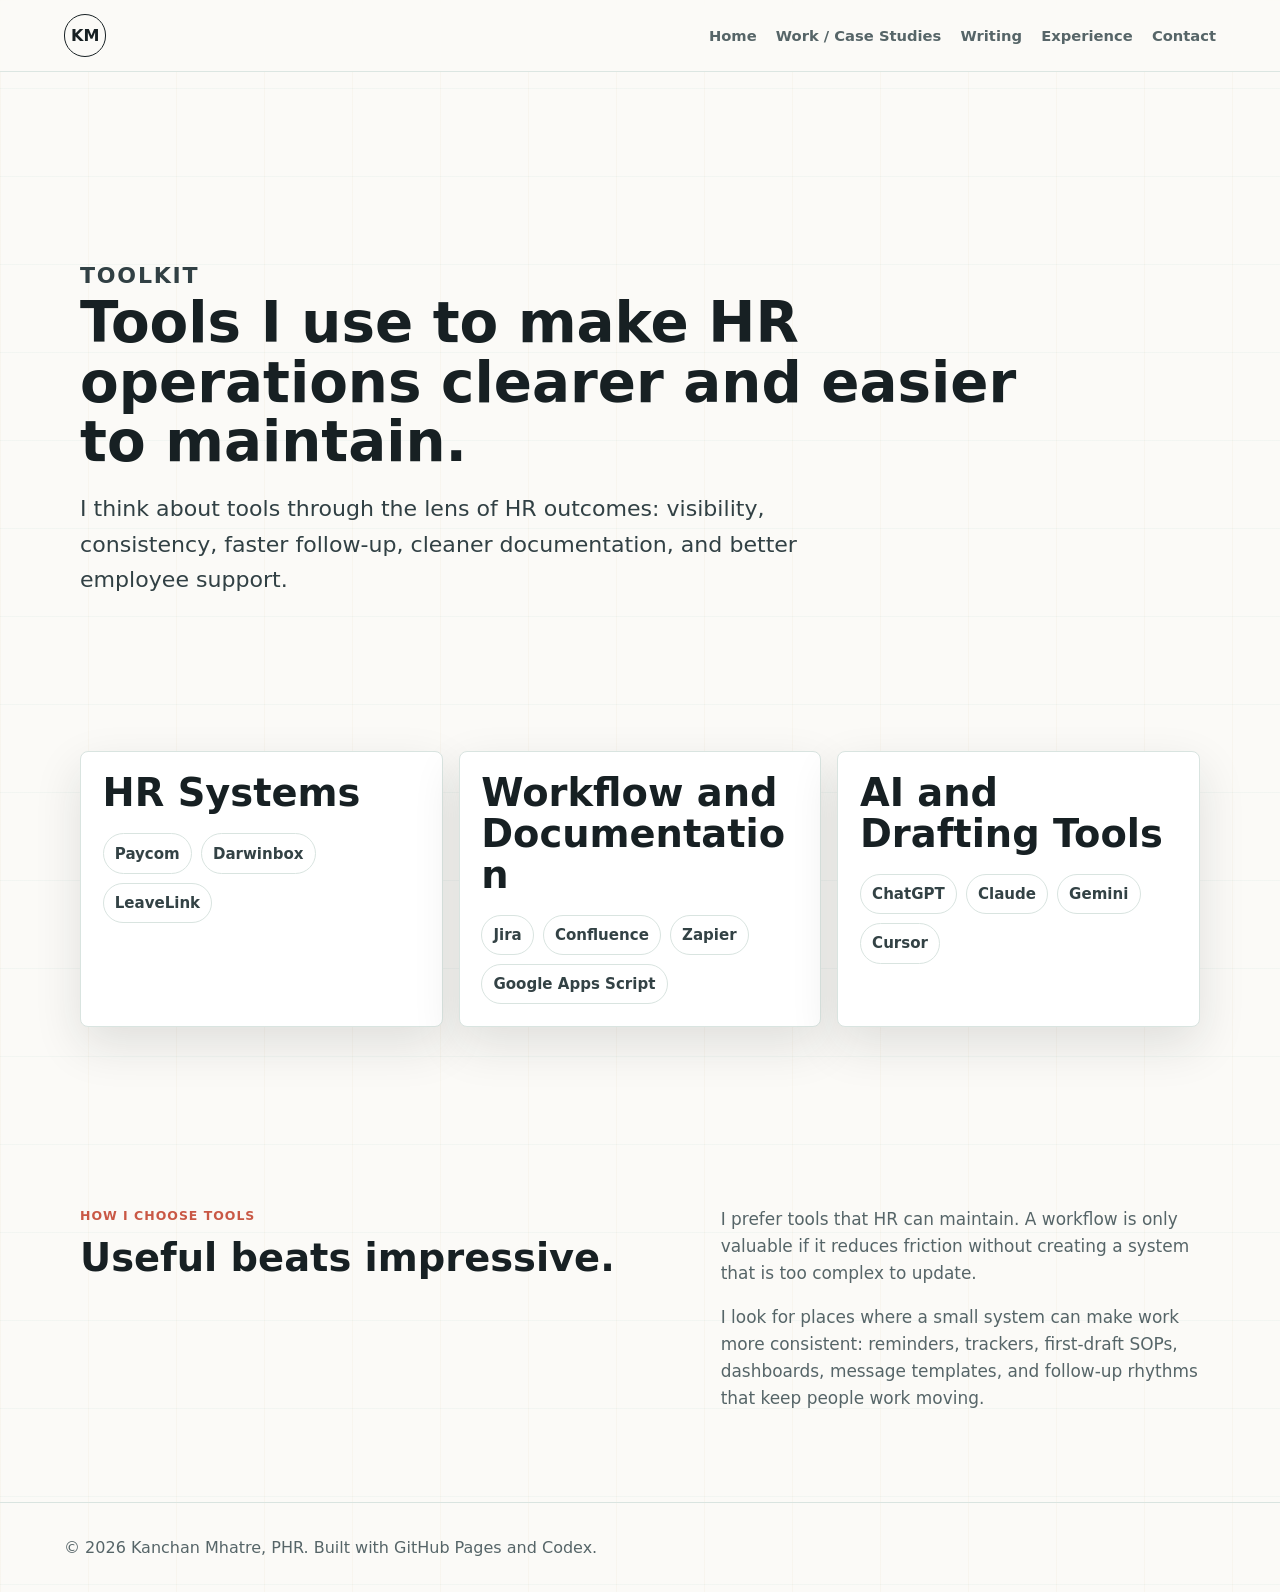
<file: toolkit.html>
<!doctype html>
<html lang="en">
  <head>
    <meta charset="utf-8">
    <meta name="viewport" content="width=device-width, initial-scale=1">
    <meta name="description" content="Tools and systems Kanchan Mhatre uses across HR operations, reporting, automation, documentation, and people processes.">
    <title>Toolkit | Kanchan Mhatre, PHR</title>
    <link rel="stylesheet" href="styles.css?v=20260704-proof">
  </head>
  <body>
    <header class="site-header">
      <a class="brand" href="index.html" aria-label="Kanchan Mhatre home">KM</a>
      <nav aria-label="Primary navigation">
        <a href="index.html">Home</a>
        <a href="case-studies.html">Work / Case Studies</a>
        <a href="writing.html">Writing</a>
        <a href="experience.html">Experience</a>
        <a href="contact.html">Contact</a>
      </nav>
    </header>

    <main class="page">
      <section class="page-hero">
        <p class="eyebrow">Toolkit</p>
        <h1>Tools I use to make HR operations clearer and easier to maintain.</h1>
        <p>
          I think about tools through the lens of HR outcomes: visibility, consistency,
          faster follow-up, cleaner documentation, and better employee support.
        </p>
      </section>

      <section class="section">
        <div class="tool-grid">
          <article class="tool-group">
            <h2>HR Systems</h2>
            <ul class="pill-list">
              <li>Paycom</li>
              <li>Darwinbox</li>
              <li>LeaveLink</li>
            </ul>
          </article>
          <article class="tool-group">
            <h2>Workflow and Documentation</h2>
            <ul class="pill-list">
              <li>Jira</li>
              <li>Confluence</li>
              <li>Zapier</li>
              <li>Google Apps Script</li>
            </ul>
          </article>
          <article class="tool-group">
            <h2>AI and Drafting Tools</h2>
            <ul class="pill-list">
              <li>ChatGPT</li>
              <li>Claude</li>
              <li>Gemini</li>
              <li>Cursor</li>
            </ul>
          </article>
        </div>
      </section>

      <section class="section split">
        <div>
          <p class="eyebrow">How I Choose Tools</p>
          <h2>Useful beats impressive.</h2>
        </div>
        <div class="copy-stack">
          <p>
            I prefer tools that HR can maintain. A workflow is only valuable if it
            reduces friction without creating a system that is too complex to update.
          </p>
          <p>
            I look for places where a small system can make work more consistent:
            reminders, trackers, first-draft SOPs, dashboards, message templates, and
            follow-up rhythms that keep people work moving.
          </p>
        </div>
      </section>
    </main>

    <footer>
      <p>© <span id="year"></span> Kanchan Mhatre, PHR. Built with GitHub Pages and Codex.</p>
    </footer>
    <script src="script.js"></script>
  </body>
</html>
</file>
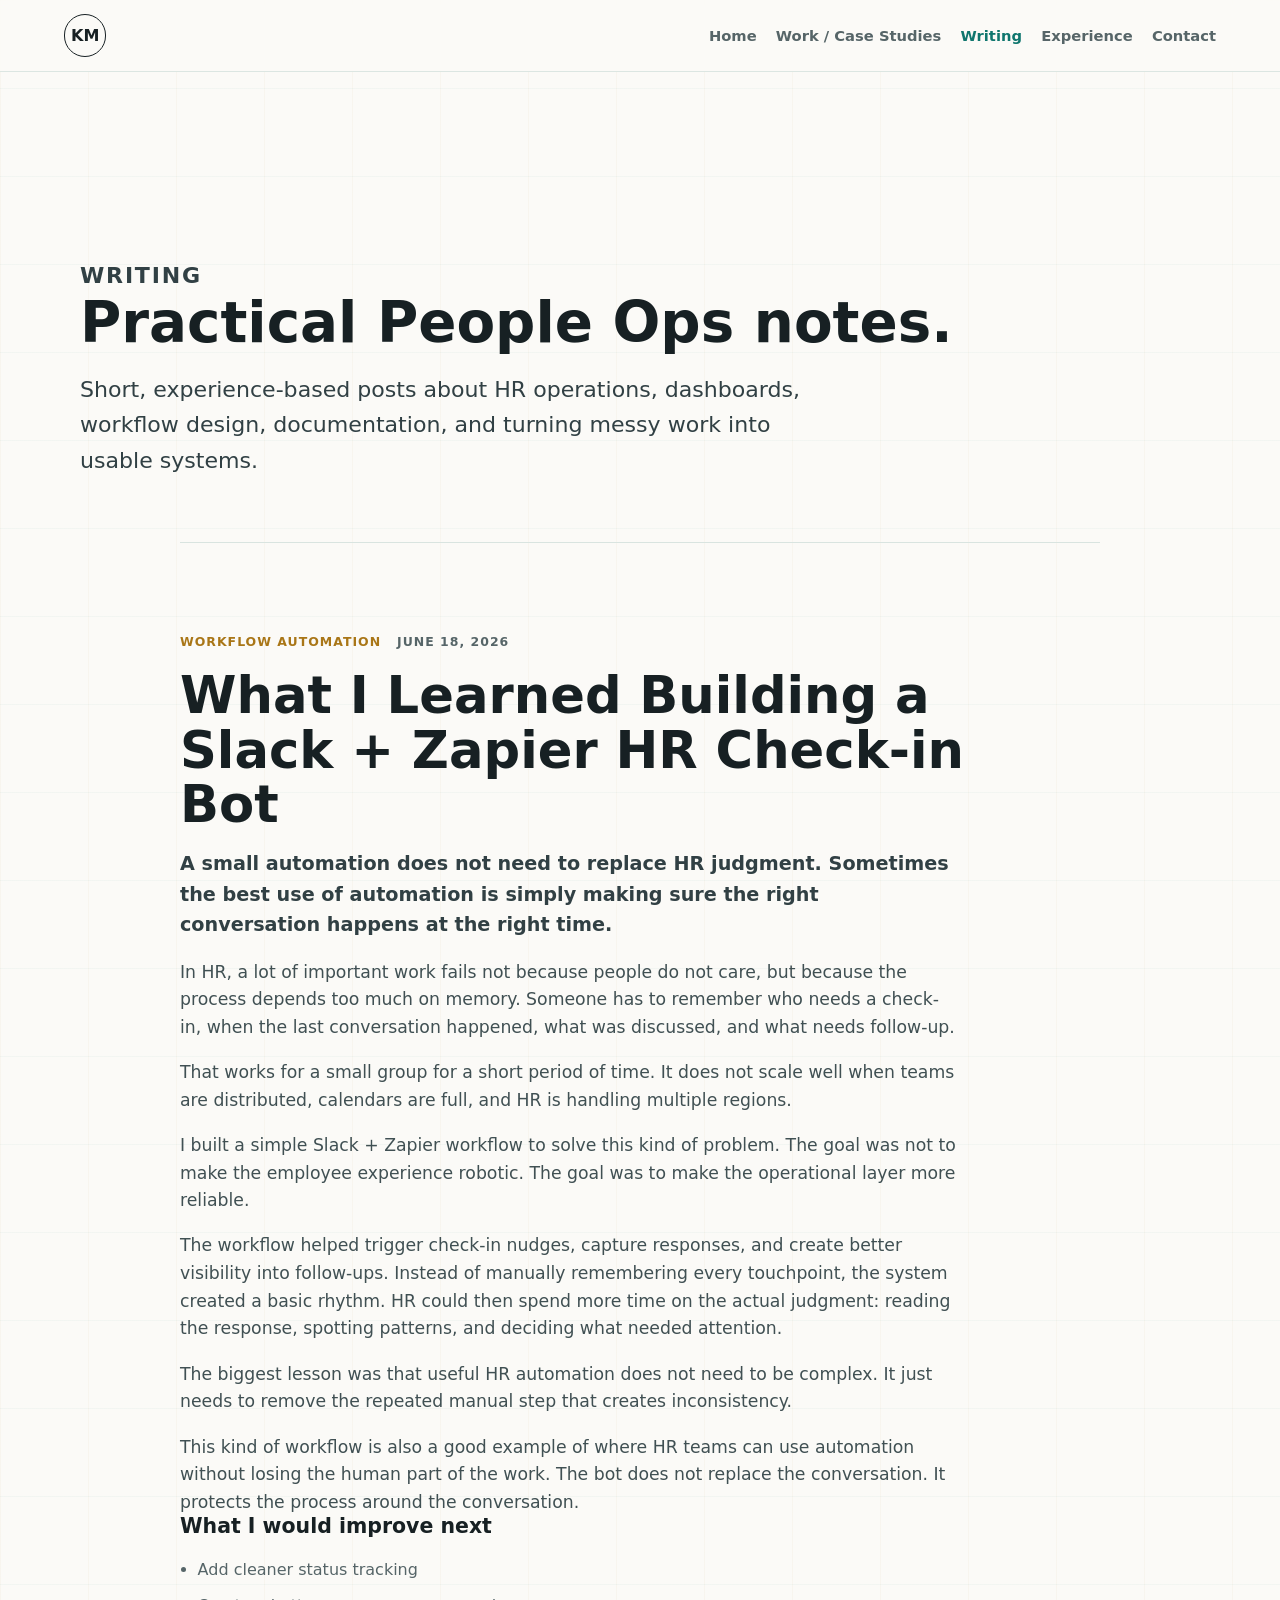
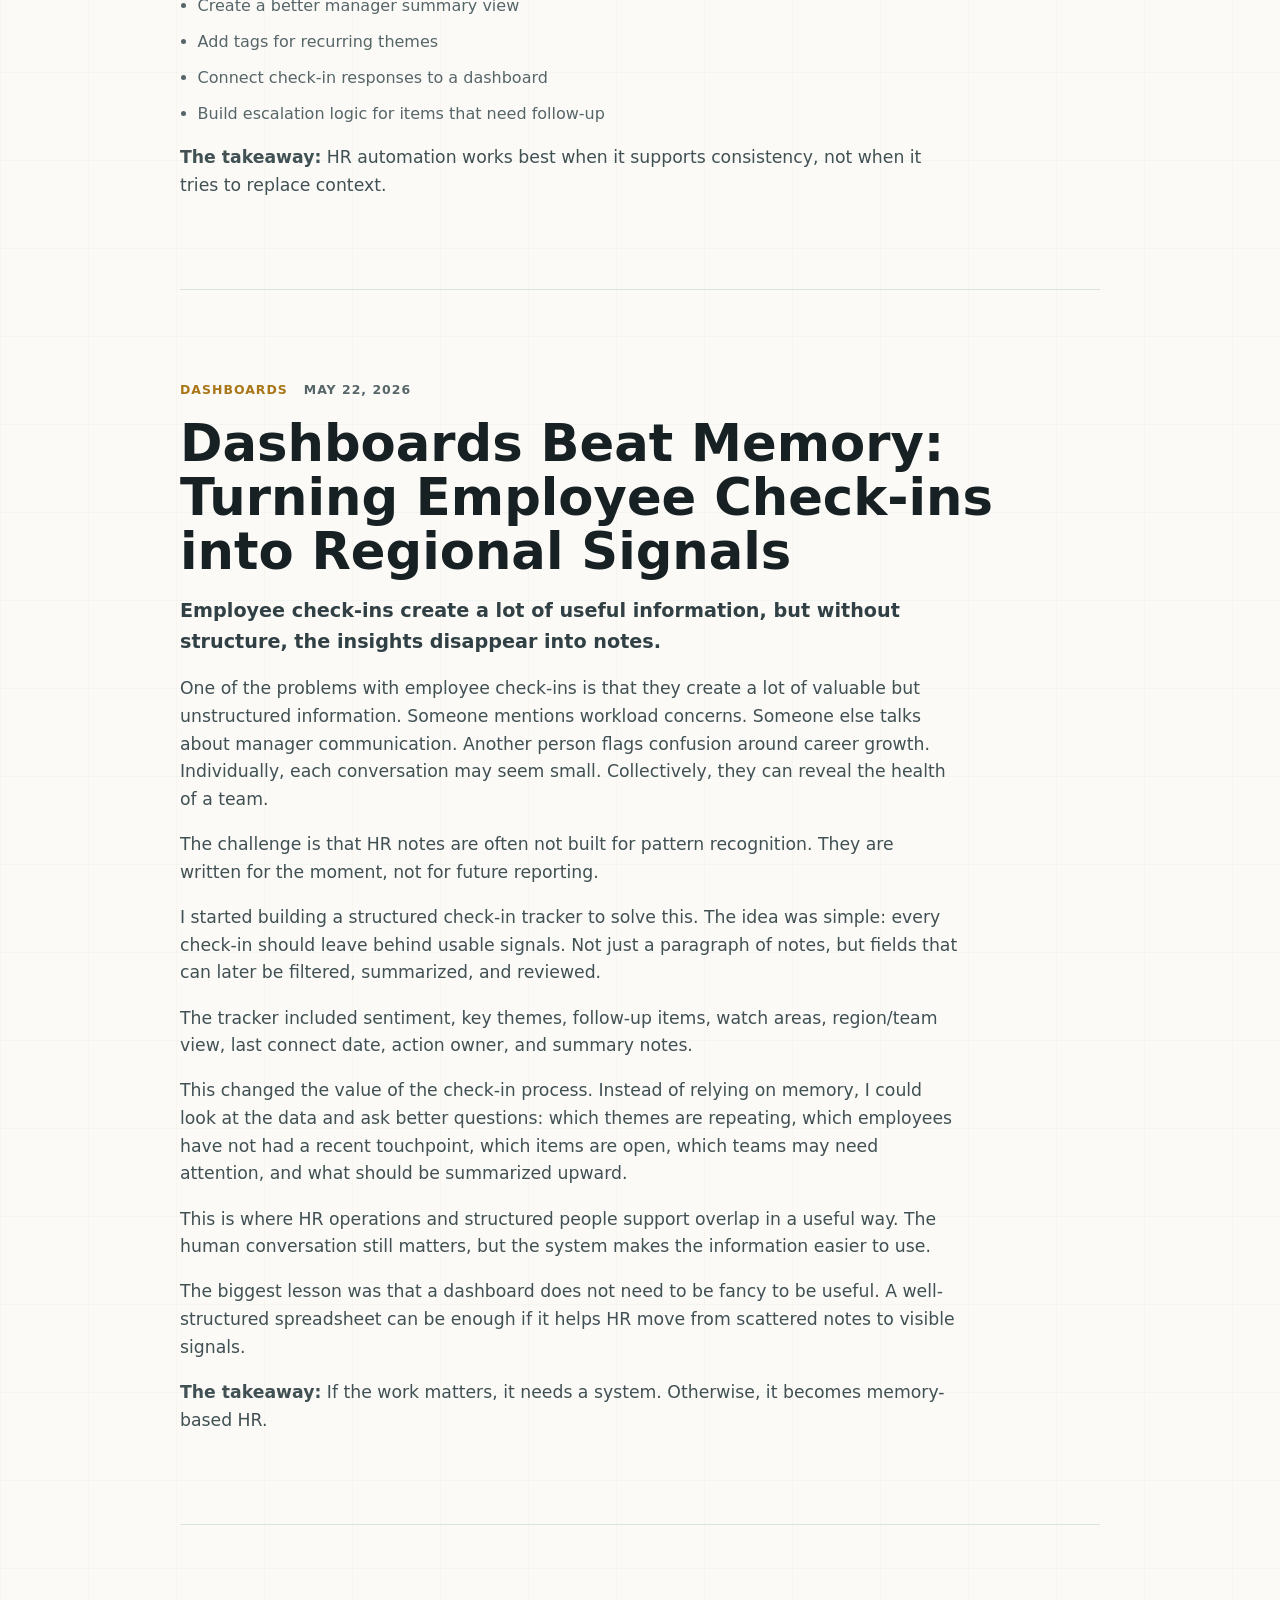
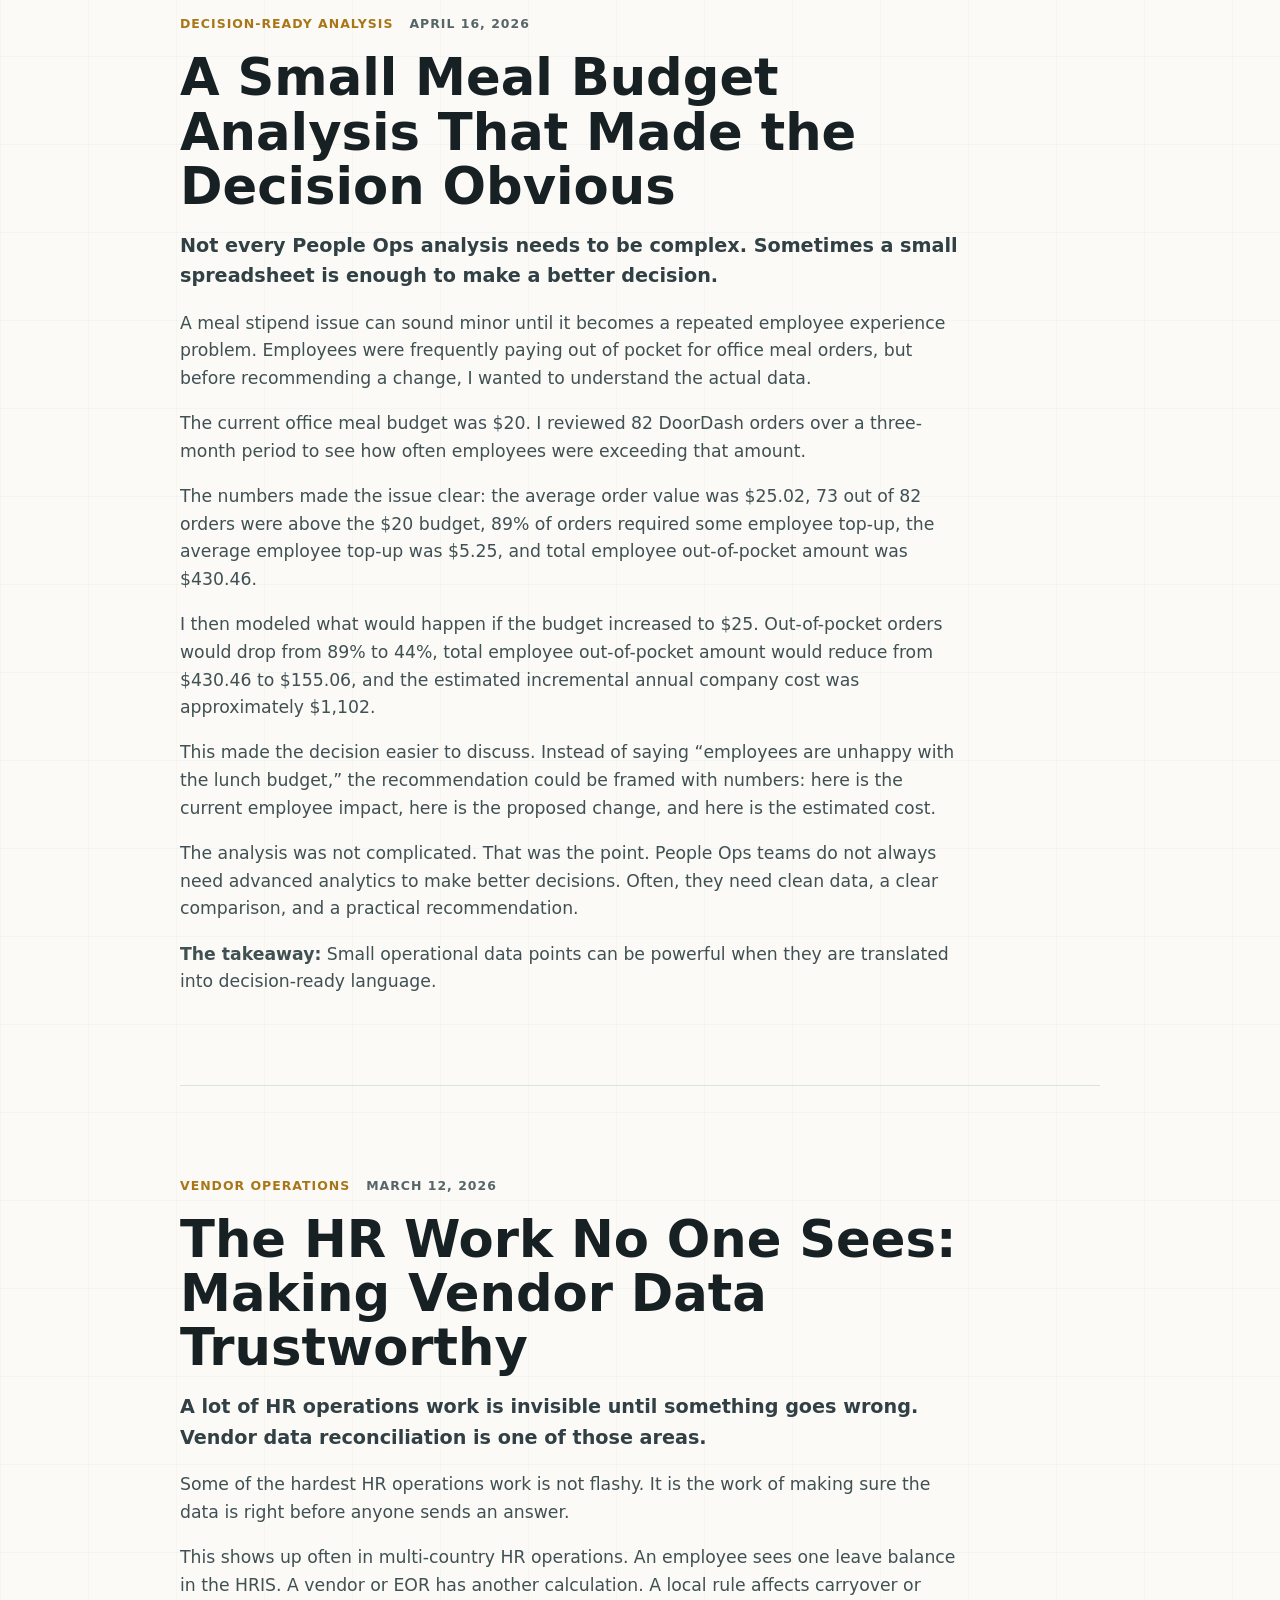
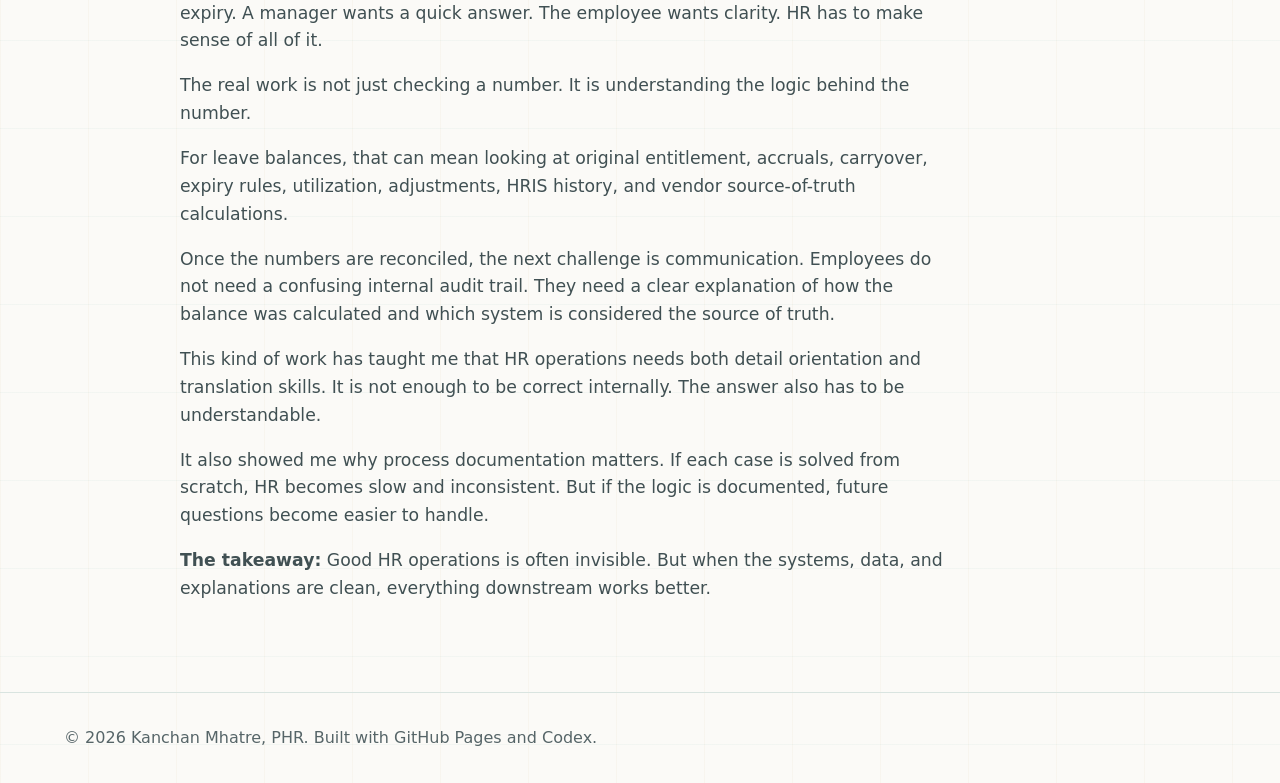
<file: writing.html>
<!doctype html>
<html lang="en">
  <head>
    <meta charset="utf-8">
    <meta name="viewport" content="width=device-width, initial-scale=1">
    <meta name="description" content="Practical People Ops notes by Kanchan Mhatre on HR operations, dashboards, workflow automation, analysis, and vendor data reconciliation.">
    <title>Writing | Practical People Ops Notes</title>
    <link rel="stylesheet" href="styles.css?v=20260704-proof">
  </head>
  <body>
    <header class="site-header">
      <a class="brand" href="index.html" aria-label="Kanchan Mhatre home">KM</a>
      <nav aria-label="Primary navigation">
        <a href="index.html">Home</a>
        <a href="case-studies.html">Work / Case Studies</a>
        <a aria-current="page" href="writing.html">Writing</a>
        <a href="experience.html">Experience</a>
        <a href="contact.html">Contact</a>
      </nav>
    </header>

    <main class="page">
      <section class="page-hero">
        <p class="eyebrow">Writing</p>
        <h1>Practical People Ops notes.</h1>
        <p>
          Short, experience-based posts about HR operations, dashboards, workflow
          design, documentation, and turning messy work into usable systems.
        </p>
      </section>

      <article class="section blog-post" id="slack-zapier-bot">
        <div class="blog-kicker"><span>Workflow Automation</span><time datetime="2026-06-18">June 18, 2026</time></div>
        <h2>What I Learned Building a Slack + Zapier HR Check-in Bot</h2>
        <p class="excerpt">A small automation does not need to replace HR judgment. Sometimes the best use of automation is simply making sure the right conversation happens at the right time.</p>
        <p>In HR, a lot of important work fails not because people do not care, but because the process depends too much on memory. Someone has to remember who needs a check-in, when the last conversation happened, what was discussed, and what needs follow-up.</p>
        <p>That works for a small group for a short period of time. It does not scale well when teams are distributed, calendars are full, and HR is handling multiple regions.</p>
        <p>I built a simple Slack + Zapier workflow to solve this kind of problem. The goal was not to make the employee experience robotic. The goal was to make the operational layer more reliable.</p>
        <p>The workflow helped trigger check-in nudges, capture responses, and create better visibility into follow-ups. Instead of manually remembering every touchpoint, the system created a basic rhythm. HR could then spend more time on the actual judgment: reading the response, spotting patterns, and deciding what needed attention.</p>
        <p>The biggest lesson was that useful HR automation does not need to be complex. It just needs to remove the repeated manual step that creates inconsistency.</p>
        <p>This kind of workflow is also a good example of where HR teams can use automation without losing the human part of the work. The bot does not replace the conversation. It protects the process around the conversation.</p>
        <h3>What I would improve next</h3>
        <ul class="clean-list">
          <li>Add cleaner status tracking</li>
          <li>Create a better manager summary view</li>
          <li>Add tags for recurring themes</li>
          <li>Connect check-in responses to a dashboard</li>
          <li>Build escalation logic for items that need follow-up</li>
        </ul>
        <p><strong>The takeaway:</strong> HR automation works best when it supports consistency, not when it tries to replace context.</p>
      </article>

      <article class="section blog-post" id="regional-signals">
        <div class="blog-kicker"><span>Dashboards</span><time datetime="2026-05-22">May 22, 2026</time></div>
        <h2>Dashboards Beat Memory: Turning Employee Check-ins into Regional Signals</h2>
        <p class="excerpt">Employee check-ins create a lot of useful information, but without structure, the insights disappear into notes.</p>
        <p>One of the problems with employee check-ins is that they create a lot of valuable but unstructured information. Someone mentions workload concerns. Someone else talks about manager communication. Another person flags confusion around career growth. Individually, each conversation may seem small. Collectively, they can reveal the health of a team.</p>
        <p>The challenge is that HR notes are often not built for pattern recognition. They are written for the moment, not for future reporting.</p>
        <p>I started building a structured check-in tracker to solve this. The idea was simple: every check-in should leave behind usable signals. Not just a paragraph of notes, but fields that can later be filtered, summarized, and reviewed.</p>
        <p>The tracker included sentiment, key themes, follow-up items, watch areas, region/team view, last connect date, action owner, and summary notes.</p>
        <p>This changed the value of the check-in process. Instead of relying on memory, I could look at the data and ask better questions: which themes are repeating, which employees have not had a recent touchpoint, which items are open, which teams may need attention, and what should be summarized upward.</p>
        <p>This is where HR operations and structured people support overlap in a useful way. The human conversation still matters, but the system makes the information easier to use.</p>
        <p>The biggest lesson was that a dashboard does not need to be fancy to be useful. A well-structured spreadsheet can be enough if it helps HR move from scattered notes to visible signals.</p>
        <p><strong>The takeaway:</strong> If the work matters, it needs a system. Otherwise, it becomes memory-based HR.</p>
      </article>

      <article class="section blog-post" id="meal-budget-analysis">
        <div class="blog-kicker"><span>Decision-ready Analysis</span><time datetime="2026-04-16">April 16, 2026</time></div>
        <h2>A Small Meal Budget Analysis That Made the Decision Obvious</h2>
        <p class="excerpt">Not every People Ops analysis needs to be complex. Sometimes a small spreadsheet is enough to make a better decision.</p>
        <p>A meal stipend issue can sound minor until it becomes a repeated employee experience problem. Employees were frequently paying out of pocket for office meal orders, but before recommending a change, I wanted to understand the actual data.</p>
        <p>The current office meal budget was $20. I reviewed 82 DoorDash orders over a three-month period to see how often employees were exceeding that amount.</p>
        <p>The numbers made the issue clear: the average order value was $25.02, 73 out of 82 orders were above the $20 budget, 89% of orders required some employee top-up, the average employee top-up was $5.25, and total employee out-of-pocket amount was $430.46.</p>
        <p>I then modeled what would happen if the budget increased to $25. Out-of-pocket orders would drop from 89% to 44%, total employee out-of-pocket amount would reduce from $430.46 to $155.06, and the estimated incremental annual company cost was approximately $1,102.</p>
        <p>This made the decision easier to discuss. Instead of saying “employees are unhappy with the lunch budget,” the recommendation could be framed with numbers: here is the current employee impact, here is the proposed change, and here is the estimated cost.</p>
        <p>The analysis was not complicated. That was the point. People Ops teams do not always need advanced analytics to make better decisions. Often, they need clean data, a clear comparison, and a practical recommendation.</p>
        <p><strong>The takeaway:</strong> Small operational data points can be powerful when they are translated into decision-ready language.</p>
      </article>

      <article class="section blog-post" id="vendor-data">
        <div class="blog-kicker"><span>Vendor Operations</span><time datetime="2026-03-12">March 12, 2026</time></div>
        <h2>The HR Work No One Sees: Making Vendor Data Trustworthy</h2>
        <p class="excerpt">A lot of HR operations work is invisible until something goes wrong. Vendor data reconciliation is one of those areas.</p>
        <p>Some of the hardest HR operations work is not flashy. It is the work of making sure the data is right before anyone sends an answer.</p>
        <p>This shows up often in multi-country HR operations. An employee sees one leave balance in the HRIS. A vendor or EOR has another calculation. A local rule affects carryover or expiry. A manager wants a quick answer. The employee wants clarity. HR has to make sense of all of it.</p>
        <p>The real work is not just checking a number. It is understanding the logic behind the number.</p>
        <p>For leave balances, that can mean looking at original entitlement, accruals, carryover, expiry rules, utilization, adjustments, HRIS history, and vendor source-of-truth calculations.</p>
        <p>Once the numbers are reconciled, the next challenge is communication. Employees do not need a confusing internal audit trail. They need a clear explanation of how the balance was calculated and which system is considered the source of truth.</p>
        <p>This kind of work has taught me that HR operations needs both detail orientation and translation skills. It is not enough to be correct internally. The answer also has to be understandable.</p>
        <p>It also showed me why process documentation matters. If each case is solved from scratch, HR becomes slow and inconsistent. But if the logic is documented, future questions become easier to handle.</p>
        <p><strong>The takeaway:</strong> Good HR operations is often invisible. But when the systems, data, and explanations are clean, everything downstream works better.</p>
      </article>
    </main>

    <footer>
      <p>© <span id="year"></span> Kanchan Mhatre, PHR. Built with GitHub Pages and Codex.</p>
    </footer>
    <script src="script.js"></script>
  </body>
</html>
</file>
<file: styles.css>
:root {
  color-scheme: light;
  --ink: #172023;
  --muted: #566568;
  --paper: #fbfaf7;
  --panel: #ffffff;
  --line: #d9e4e0;
  --teal: #0f766e;
  --coral: #c95845;
  --gold: #a97617;
  --sage: #eaf1ec;
  --rose-soft: #f6e9e5;
  --blue-soft: #e7eef4;
  --shadow: 0 18px 48px rgba(22, 32, 35, 0.12);
  --sharp-shadow: 0 24px 70px rgba(23, 32, 35, 0.14);
}

* {
  box-sizing: border-box;
}

html {
  scroll-behavior: smooth;
}

body {
  margin: 0;
  background:
    linear-gradient(rgba(15, 118, 110, 0.035) 1px, transparent 1px),
    linear-gradient(90deg, rgba(169, 118, 23, 0.035) 1px, transparent 1px),
    var(--paper);
  background-size: 88px 88px;
  color: var(--ink);
  font-family: Inter, ui-sans-serif, system-ui, -apple-system, BlinkMacSystemFont, "Segoe UI", sans-serif;
  line-height: 1.6;
}

a {
  color: inherit;
}

.progress-bar {
  position: fixed;
  z-index: 30;
  top: 0;
  left: 0;
  width: 0%;
  height: 3px;
  background: linear-gradient(90deg, var(--teal), var(--gold), var(--coral));
}

.site-header {
  position: sticky;
  z-index: 10;
  top: 0;
  display: flex;
  align-items: center;
  justify-content: space-between;
  gap: 1rem;
  padding: 0.9rem clamp(1rem, 5vw, 4rem);
  background: rgba(251, 250, 247, 0.92);
  border-bottom: 1px solid rgba(217, 228, 224, 0.92);
  backdrop-filter: blur(18px);
}

.brand {
  display: inline-grid;
  width: 2.65rem;
  height: 2.65rem;
  flex: 0 0 auto;
  place-items: center;
  border: 1px solid var(--ink);
  border-radius: 50%;
  font-weight: 850;
  text-decoration: none;
}

nav {
  display: flex;
  flex-wrap: wrap;
  justify-content: flex-end;
  gap: clamp(0.6rem, 1.8vw, 1.2rem);
  color: var(--muted);
  font-size: 0.92rem;
  font-weight: 750;
}

nav a,
.contact-links a,
.article-link {
  text-decoration: none;
}

nav a:hover,
nav a[aria-current="page"],
.contact-links a:hover,
.article-link:hover {
  color: var(--teal);
}

.hero {
  position: relative;
  min-height: 72vh;
  display: grid;
  align-items: center;
  padding: 5rem clamp(1rem, 6vw, 5rem) 4rem;
  overflow: hidden;
}

.hero::after {
  content: "";
  position: absolute;
  inset: 0;
  background:
    linear-gradient(90deg, rgba(251, 250, 247, 0.98) 0%, rgba(251, 250, 247, 0.86) 52%, rgba(251, 250, 247, 0.28) 100%),
    linear-gradient(0deg, rgba(23, 32, 35, 0.18), rgba(23, 32, 35, 0));
}

.hero-image {
  position: absolute;
  inset: 0;
  width: 100%;
  height: 100%;
  object-fit: cover;
}

.hero-content {
  position: relative;
  z-index: 1;
  max-width: 880px;
}

.availability {
  display: inline-flex;
  align-items: center;
  gap: 0.6rem;
  margin-bottom: 1.4rem;
  padding: 0.5rem 0.8rem;
  background: rgba(255, 255, 255, 0.74);
  border: 1px solid rgba(217, 228, 224, 0.96);
  border-radius: 999px;
  color: #334245;
  font-size: 0.88rem;
  font-weight: 800;
  box-shadow: 0 10px 30px rgba(23, 32, 35, 0.08);
}

.availability span {
  width: 0.55rem;
  height: 0.55rem;
  border-radius: 999px;
  background: var(--teal);
  box-shadow: 0 0 0 5px rgba(15, 118, 110, 0.13);
}

.page {
  padding-top: clamp(2.5rem, 5vw, 4rem);
}

.page-hero,
.section {
  width: min(1120px, calc(100% - 2rem));
  margin: 0 auto;
}

.page-hero {
  padding: clamp(3rem, 8vw, 7rem) 0 clamp(2.5rem, 5vw, 4rem);
}

.section {
  padding: clamp(3.5rem, 7vw, 6.5rem) 0;
}

.reveal {
  opacity: 0;
  transform: translateY(20px);
  transition: opacity 0.7s ease, transform 0.7s ease;
}

.reveal.on {
  opacity: 1;
  transform: translateY(0);
}

.reveal-group .reveal:nth-child(2) {
  transition-delay: 0.06s;
}

.reveal-group .reveal:nth-child(3) {
  transition-delay: 0.12s;
}

.reveal-group .reveal:nth-child(4) {
  transition-delay: 0.18s;
}

.reveal-group .reveal:nth-child(5) {
  transition-delay: 0.24s;
}

.eyebrow {
  margin: 0 0 0.75rem;
  color: var(--coral);
  font-size: 0.78rem;
  font-weight: 850;
  letter-spacing: 0.08em;
  text-transform: uppercase;
}

h1,
h2,
h3,
p,
li {
  overflow-wrap: anywhere;
}

h1,
h2,
h3 {
  margin: 0;
  line-height: 1.06;
}

h1 {
  max-width: 760px;
  font-size: clamp(2.6rem, 5.4vw, 4.55rem);
  letter-spacing: 0;
}

.hero h1 {
  max-width: 920px;
  font-size: clamp(3.2rem, 6vw, 5.1rem);
}

.hero-title {
  max-width: 880px;
  margin: 0.65rem 0 0;
  color: #314044;
  font-size: clamp(1.55rem, 3vw, 2.35rem);
  font-weight: 850;
  line-height: 1.12;
}

.page-hero h1 {
  max-width: 980px;
  font-size: clamp(2.25rem, 4.4vw, 3.75rem);
}

h2 {
  font-size: clamp(1.65rem, 3vw, 2.65rem);
}

h3 {
  font-size: 1.28rem;
}

.lede,
.page-hero p {
  max-width: 760px;
  color: #314044;
  font-size: clamp(1.08rem, 2vw, 1.38rem);
}

.lede {
  margin: 1.5rem 0 0;
}

.hero-body {
  max-width: 760px;
  margin: 1rem 0 0;
  color: var(--muted);
  font-size: 1.05rem;
}

.page-hero p {
  margin: 1.2rem 0 0;
}

.hero-actions {
  display: flex;
  flex-wrap: wrap;
  gap: 0.8rem;
  margin-top: 2rem;
}

.button {
  display: inline-flex;
  min-height: 3rem;
  align-items: center;
  justify-content: center;
  padding: 0.8rem 1.1rem;
  border: 1px solid var(--ink);
  border-radius: 6px;
  font-weight: 850;
  text-decoration: none;
}

.button.primary {
  background: var(--ink);
  color: white;
}

.button.secondary {
  background: rgba(255, 255, 255, 0.78);
}

.split,
.credentials,
.contact-panel {
  display: grid;
  grid-template-columns: minmax(0, 1fr) minmax(300px, 0.85fr);
  gap: clamp(2rem, 6vw, 5rem);
  align-items: start;
}

.copy-stack p {
  margin: 0;
  color: var(--muted);
  font-size: 1.06rem;
}

.copy-stack p + p {
  margin-top: 1rem;
}

.stats {
  display: grid;
  grid-template-columns: repeat(4, minmax(0, 1fr));
  gap: 1rem;
  padding-top: 0;
}

.stat {
  min-height: 174px;
  padding: 1.35rem;
  background: var(--sage);
  border: 1px solid var(--line);
  border-radius: 8px;
  box-shadow: 0 14px 34px rgba(23, 32, 35, 0.06);
}

.stat strong {
  display: block;
  color: var(--teal);
  font-size: clamp(2.4rem, 5vw, 4rem);
  line-height: 1;
}

.stat span {
  display: block;
  margin-top: 0.8rem;
  color: #334245;
  font-weight: 750;
}

.section-heading {
  max-width: 880px;
  margin-bottom: 1.8rem;
}

.section-heading p {
  max-width: 720px;
  margin: 1rem 0 0;
  color: var(--muted);
  font-size: 1.05rem;
}

.proof-section {
  width: min(1240px, calc(100% - 2rem));
}

.card-grid,
.case-grid,
.tool-grid {
  display: grid;
  gap: 1rem;
}

.card-grid {
  grid-template-columns: repeat(4, minmax(0, 1fr));
}

.card-grid.three,
.tool-grid {
  grid-template-columns: repeat(3, minmax(0, 1fr));
}

.card-grid.five {
  grid-template-columns: repeat(5, minmax(0, 1fr));
}

.case-grid {
  grid-template-columns: repeat(2, minmax(0, 1fr));
}

.proof-grid {
  display: grid;
  grid-template-columns: repeat(3, minmax(0, 1fr));
  gap: 1rem;
}

.proof-card {
  min-height: 360px;
  background: rgba(255, 255, 255, 0.86);
  border: 1px solid var(--line);
  border-radius: 8px;
  box-shadow: var(--sharp-shadow);
  overflow: hidden;
}

.proof-card.featured {
  grid-column: span 2;
  display: grid;
  grid-template-columns: minmax(220px, 0.62fr) minmax(0, 1fr);
}

.proof-visual {
  min-height: 150px;
  display: grid;
  place-items: center;
  background:
    linear-gradient(135deg, rgba(15, 118, 110, 0.18), rgba(169, 118, 23, 0.18)),
    var(--sage);
  color: var(--teal);
  font-size: clamp(3.2rem, 8vw, 5.8rem);
  font-weight: 900;
  letter-spacing: 0;
}

.proof-visual.teal {
  background: var(--sage);
  color: var(--teal);
}

.proof-visual.coral {
  background: var(--rose-soft);
  color: var(--coral);
}

.proof-visual.gold {
  background: #f4ecd8;
  color: var(--gold);
}

.proof-visual.ink {
  background: var(--blue-soft);
  color: var(--ink);
  font-size: clamp(2.7rem, 6vw, 4.8rem);
}

.proof-body {
  padding: 1.35rem;
}

.proof-meta {
  display: flex;
  flex-wrap: wrap;
  gap: 0.45rem;
  margin-bottom: 0.9rem;
}

.proof-meta span {
  padding: 0.3rem 0.5rem;
  border: 1px solid var(--line);
  border-radius: 999px;
  color: var(--gold);
  font-size: 0.72rem;
  font-weight: 850;
  letter-spacing: 0.06em;
  text-transform: uppercase;
}

.proof-body p {
  margin: 0.85rem 0 0;
  color: var(--muted);
}

.proof-list {
  margin: 1rem 0 0;
  padding-left: 1rem;
  color: #334245;
  font-size: 0.96rem;
  font-weight: 650;
}

.proof-list li + li {
  margin-top: 0.4rem;
}

.proof-body a {
  display: inline-flex;
  margin-top: 1.1rem;
  color: var(--teal);
  font-weight: 850;
  text-decoration: none;
}

.proof-body a:hover {
  color: var(--coral);
}

.card,
.case-grid article,
.tool-group {
  min-height: 260px;
  padding: 1.35rem;
  background: var(--panel);
  border: 1px solid var(--line);
  border-radius: 8px;
  box-shadow: var(--shadow);
}

.card p,
.case-grid p,
.tool-group p {
  margin: 1rem 0 0;
  color: var(--muted);
}

.card-tag {
  display: inline-flex;
  margin-bottom: 1rem;
  color: var(--gold);
  font-size: 0.76rem;
  font-weight: 850;
  letter-spacing: 0.08em;
  text-transform: uppercase;
}

.feature-band {
  display: flex;
  align-items: center;
  justify-content: space-between;
  gap: 2rem;
  padding: clamp(2rem, 5vw, 3.5rem);
  background: var(--ink);
  color: white;
  border-radius: 8px;
}

.feature-band p {
  max-width: 720px;
  color: rgba(255, 255, 255, 0.78);
}

.feature-band .button.primary {
  flex: 0 0 auto;
  border-color: white;
  background: white;
  color: var(--ink);
}

.capability-band {
  width: min(1240px, calc(100% - 2rem));
  padding: clamp(2.4rem, 5vw, 4rem);
  background: rgba(255, 255, 255, 0.7);
  border: 1px solid var(--line);
  border-radius: 8px;
  box-shadow: var(--sharp-shadow);
}

.capability-grid {
  display: grid;
  grid-template-columns: repeat(4, minmax(0, 1fr));
  gap: 1rem;
}

.capability-grid article {
  min-height: 230px;
  padding: 1.2rem;
  background: var(--paper);
  border: 1px solid var(--line);
  border-radius: 8px;
}

.capability-grid span {
  color: var(--coral);
  font-size: 0.78rem;
  font-weight: 900;
  letter-spacing: 0.08em;
}

.capability-grid h3 {
  margin-top: 1.2rem;
}

.capability-grid p {
  margin: 0.85rem 0 0;
  color: var(--muted);
}

.article-list {
  display: grid;
  gap: 1rem;
}

.article-link {
  display: grid;
  gap: 0.45rem;
  padding: 1.25rem;
  background: var(--panel);
  border: 1px solid var(--line);
  border-radius: 8px;
}

.article-link span {
  color: var(--gold);
  font-size: 0.78rem;
  font-weight: 850;
  letter-spacing: 0.08em;
  text-transform: uppercase;
}

.article-link strong {
  font-size: clamp(1.2rem, 2vw, 1.65rem);
  line-height: 1.18;
}

.muted-link {
  color: var(--ink);
  opacity: 0.78;
}

.timeline {
  display: grid;
  gap: 1rem;
}

.role {
  display: grid;
  grid-template-columns: minmax(240px, 0.52fr) minmax(0, 1fr);
  gap: clamp(1rem, 4vw, 3rem);
  padding: 1.4rem 0;
  border-top: 1px solid var(--line);
}

.role:first-child {
  border-top: 0;
}

.role-meta {
  margin: 0.55rem 0 0;
  color: var(--muted);
  font-size: 0.96rem;
  font-weight: 750;
}

.clean-list {
  margin: 1.2rem 0 0;
  padding-left: 1.1rem;
  color: var(--muted);
}

.clean-list li + li {
  margin-top: 0.65rem;
}

.case-study {
  border-top: 1px solid var(--line);
}

.case-study h2 {
  max-width: 920px;
  margin-bottom: 1.6rem;
}

.blog-post {
  max-width: 920px;
  border-top: 1px solid var(--line);
}

.blog-kicker {
  display: flex;
  flex-wrap: wrap;
  gap: 0.65rem 1rem;
  align-items: center;
  margin-bottom: 1rem;
  color: var(--gold);
  font-size: 0.78rem;
  font-weight: 850;
  letter-spacing: 0.08em;
  text-transform: uppercase;
}

.blog-kicker time {
  color: var(--muted);
}

.blog-post h2 {
  max-width: 820px;
  font-size: clamp(1.9rem, 4vw, 3.2rem);
}

.blog-post p {
  max-width: 780px;
  margin: 1.1rem 0 0;
  color: #405053;
  font-size: 1.08rem;
}

.blog-post .excerpt {
  color: #314044;
  font-size: 1.2rem;
  font-weight: 650;
}

.pill-list {
  display: flex;
  flex-wrap: wrap;
  gap: 0.55rem;
  margin: 1.2rem 0 0;
  padding: 0;
  list-style: none;
}

.pill-list li {
  padding: 0.45rem 0.7rem;
  background: white;
  border: 1px solid var(--line);
  border-radius: 999px;
  color: #334245;
  font-size: 0.94rem;
  font-weight: 750;
}

.contact-links {
  display: grid;
  gap: 0.85rem;
  margin: 0;
  color: var(--muted);
  font-size: 1.08rem;
}

.contact-links a {
  padding-bottom: 0.3rem;
  border-bottom: 1px solid var(--line);
  color: var(--ink);
  font-weight: 850;
}

footer {
  padding: 2rem clamp(1rem, 5vw, 4rem);
  color: var(--muted);
  border-top: 1px solid var(--line);
}

footer p {
  margin: 0;
}

@media (max-width: 980px) {
  .stats,
  .card-grid,
  .card-grid.three,
  .card-grid.five,
  .case-grid,
  .tool-grid,
  .proof-grid,
  .capability-grid {
    grid-template-columns: repeat(2, minmax(0, 1fr));
  }

  .proof-card.featured {
    grid-column: span 2;
    grid-template-columns: 1fr;
  }

  nav {
    max-width: 650px;
  }
}

@media (max-width: 760px) {
  .hero {
    min-height: auto;
    padding-top: 4.5rem;
  }

  .hero::after {
    background:
      linear-gradient(180deg, rgba(251, 250, 247, 0.96) 0%, rgba(251, 250, 247, 0.82) 58%, rgba(251, 250, 247, 0.22) 100%),
      linear-gradient(0deg, rgba(23, 32, 35, 0.18), rgba(23, 32, 35, 0));
  }

  .site-header {
    align-items: flex-start;
  }

  .split,
  .credentials,
  .contact-panel,
  .role,
  .feature-band,
  .stats,
  .card-grid,
  .card-grid.three,
  .card-grid.five,
  .case-grid,
  .tool-grid,
  .proof-grid,
  .capability-grid {
    grid-template-columns: 1fr;
  }

  .proof-card.featured {
    grid-column: span 1;
  }

  .feature-band {
    display: grid;
  }
}

@media (max-width: 560px) {
  nav {
    max-width: 310px;
    gap: 0.45rem 0.7rem;
    font-size: 0.84rem;
  }

  .brand {
    width: 2.45rem;
    height: 2.45rem;
  }

  h1 {
    font-size: clamp(2.3rem, 11vw, 3.45rem);
  }

  .hero h1 {
    font-size: clamp(3rem, 13vw, 4.2rem);
  }

  .hero-title {
    font-size: clamp(1.35rem, 7vw, 2rem);
  }

  .availability {
    align-items: flex-start;
    border-radius: 8px;
  }
}
</file>
